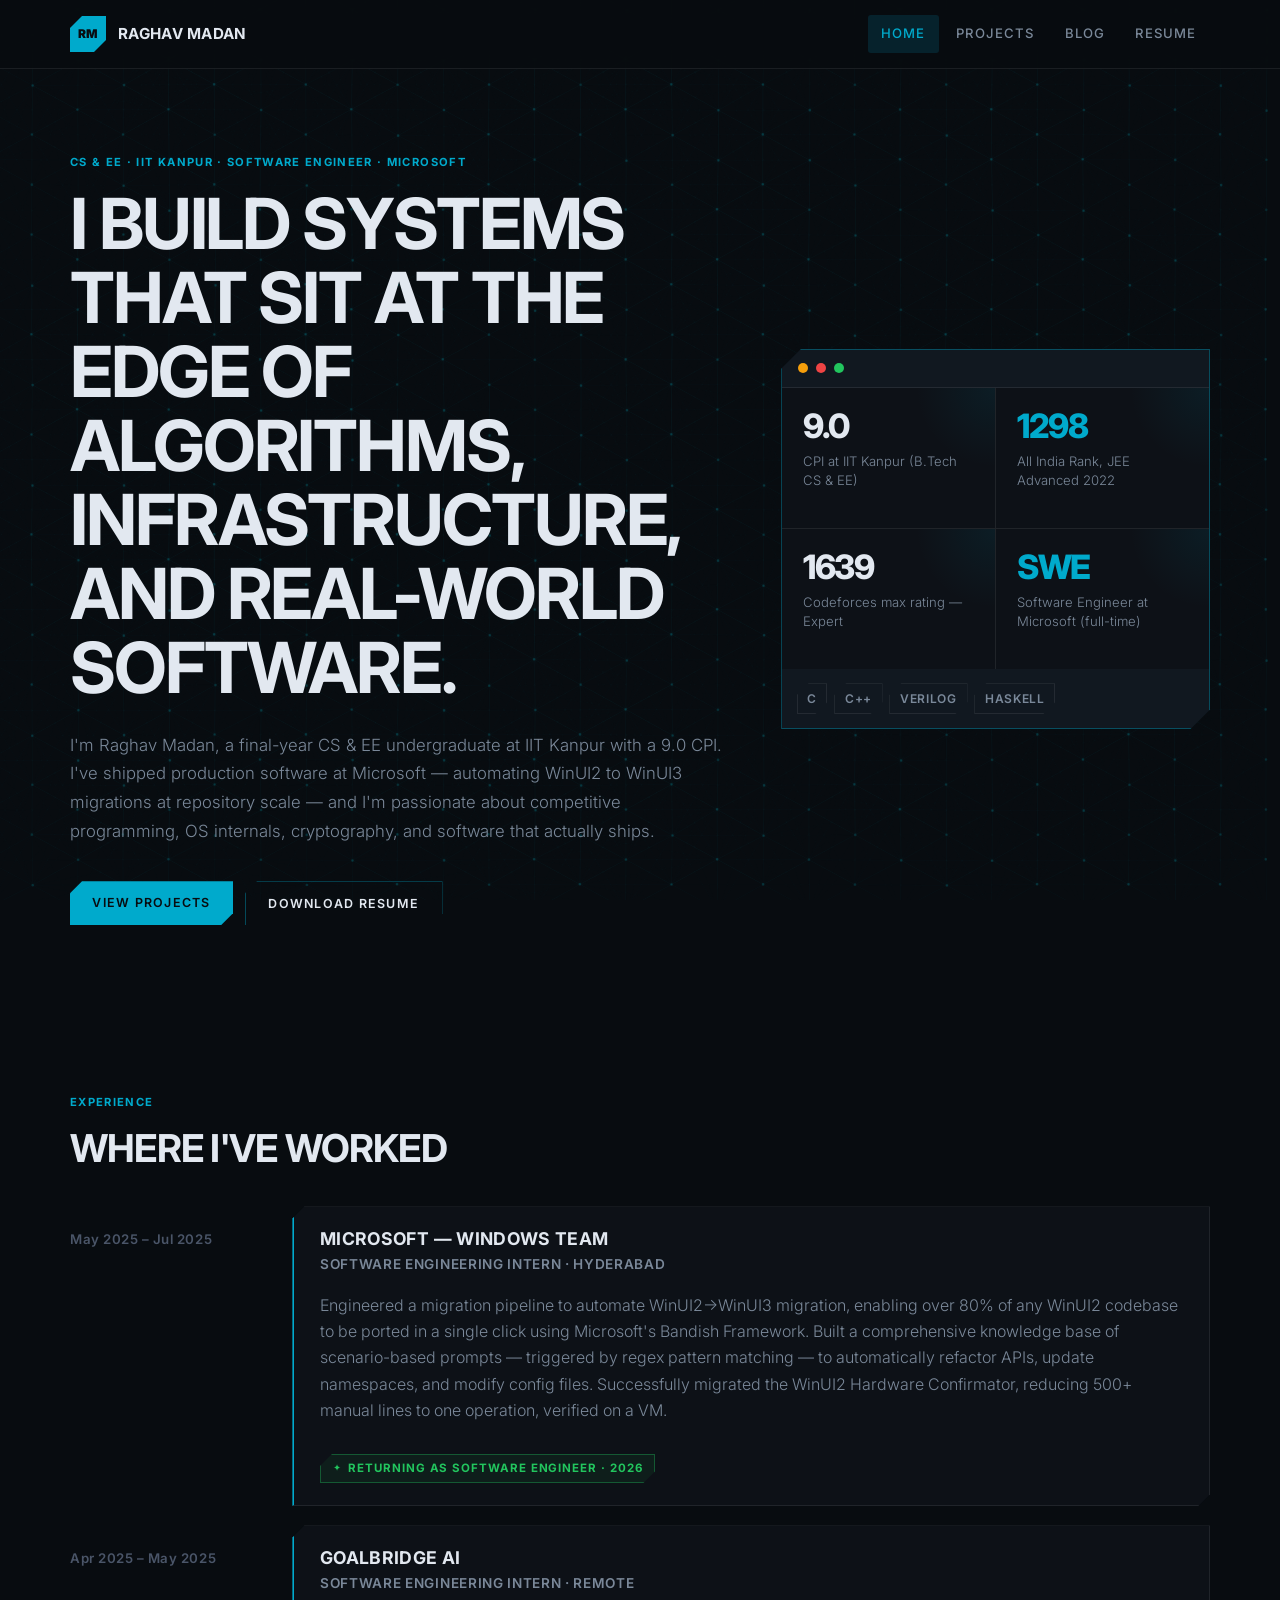
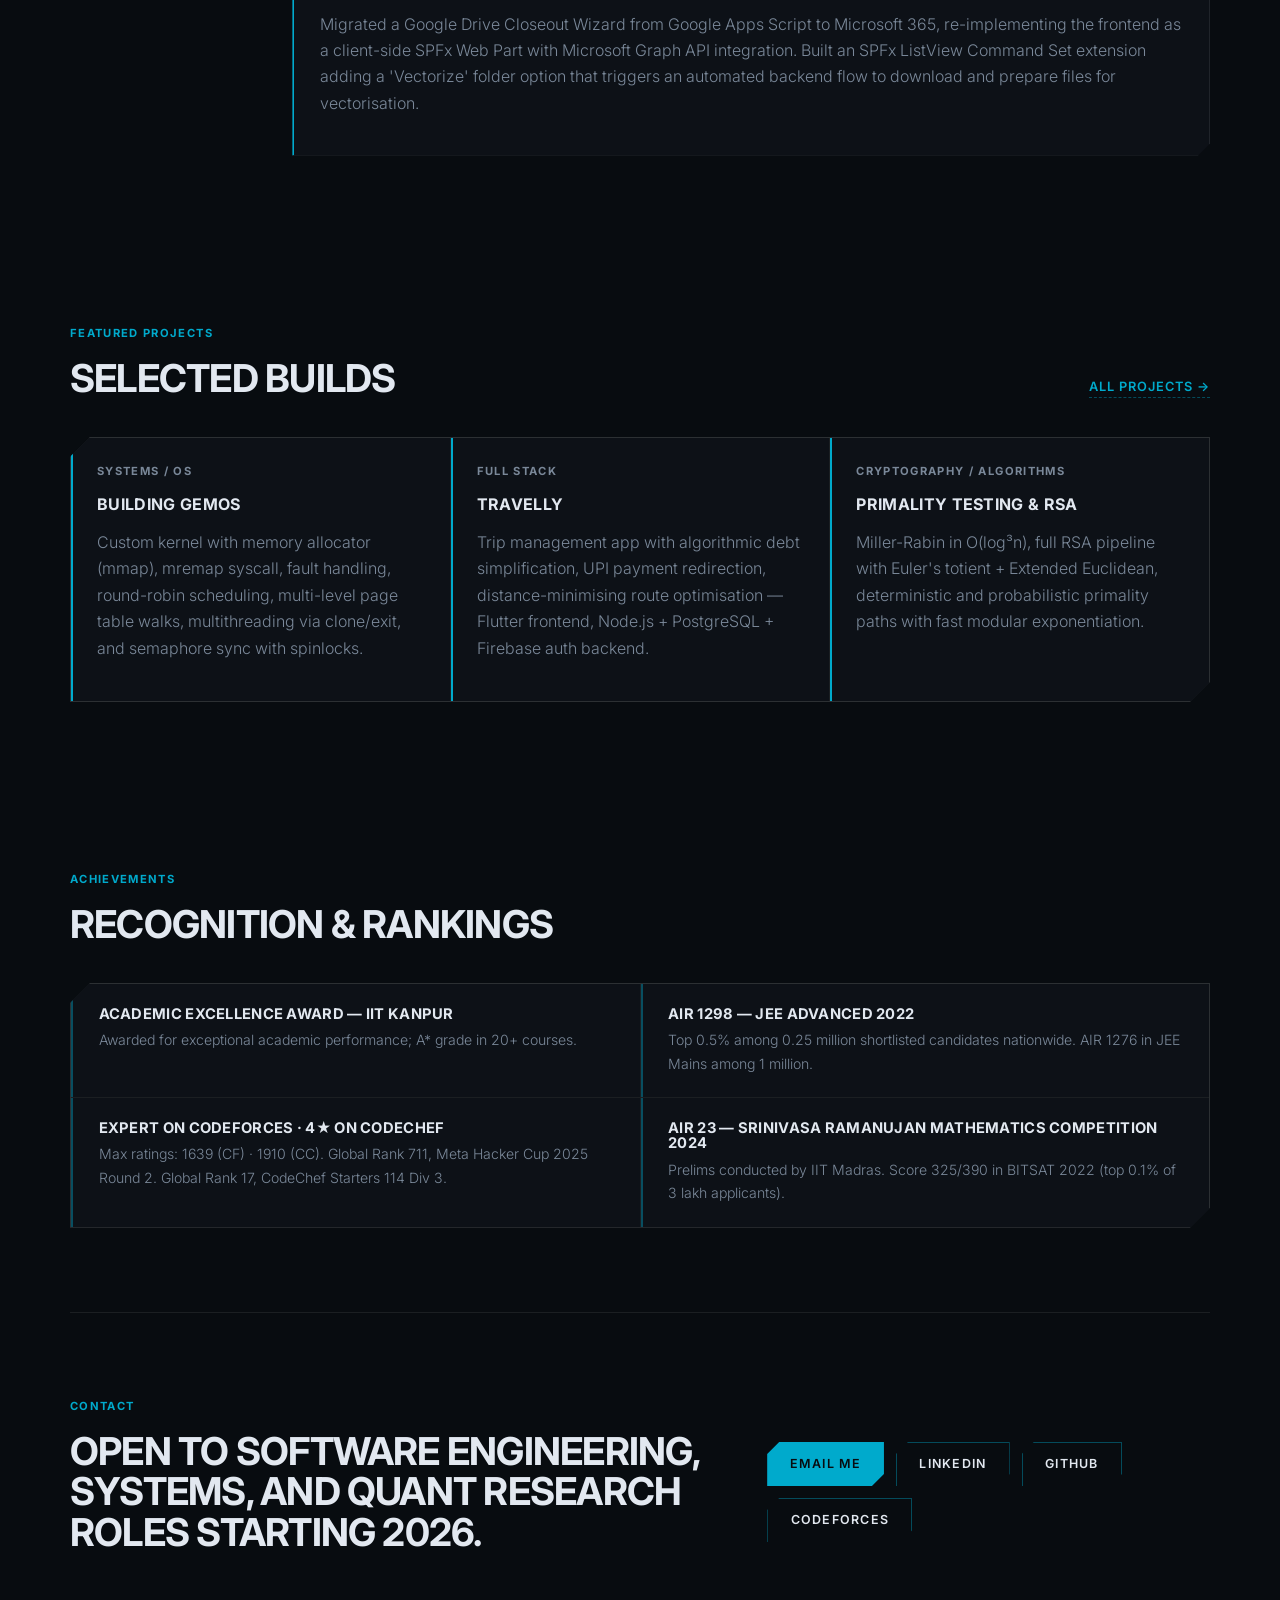
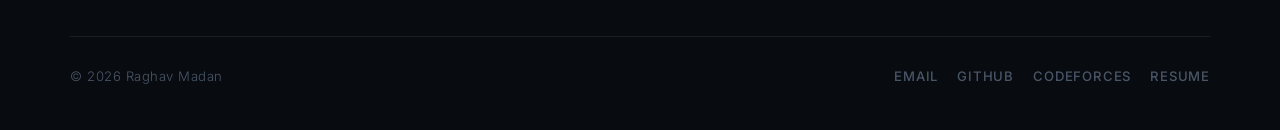
<file: index.html>
<!doctype html>
<html lang="en">
<head>
  <meta charset="utf-8">
  <meta name="viewport" content="width=device-width, initial-scale=1">
  <meta name="description" content="Raghav Madan — CS & EE undergrad at IIT Kanpur, Software Engineer at Microsoft. Systems, algorithms, and software that ships.">
  <title>Raghav Madan | Software Engineer</title>
  <link rel="canonical" href="https://raghavmadan1034.github.io/">

  <meta property="og:type" content="website">
  <meta property="og:site_name" content="Raghav Madan">
  <meta property="og:url" content="https://raghavmadan1034.github.io/">
  <meta property="og:title" content="Raghav Madan | Software Engineer">
  <meta property="og:description" content="Raghav Madan — CS &amp; EE undergrad at IIT Kanpur, Software Engineer at Microsoft. Systems, algorithms, and software that ships.">
  <meta property="og:image" content="https://raghavmadan1034.github.io/assets/og/og-home.png">
  <meta property="og:image:width" content="1200">
  <meta property="og:image:height" content="630">
  <meta name="twitter:card" content="summary_large_image">
  <meta name="twitter:title" content="Raghav Madan | Software Engineer">
  <meta name="twitter:description" content="Raghav Madan — CS &amp; EE undergrad at IIT Kanpur, Software Engineer at Microsoft.">
  <meta name="twitter:image" content="https://raghavmadan1034.github.io/assets/og/og-home.png">

  <script type="application/ld+json">
  {
    "@context": "https://schema.org",
    "@type": "Person",
    "name": "Raghav Madan",
    "url": "https://raghavmadan1034.github.io/",
    "image": "https://raghavmadan1034.github.io/assets/og/og-home.png",
    "jobTitle": "Software Engineer",
    "worksFor": { "@type": "Organization", "name": "Microsoft" },
    "alumniOf": { "@type": "CollegeOrUniversity", "name": "Indian Institute of Technology Kanpur" },
    "knowsAbout": ["Software Engineering", "Operating Systems", "Algorithms", "Competitive Programming", "Cryptography", "Machine Learning"],
    "sameAs": ["https://github.com/raghavmadan1034"]
  }
  </script>
  <link rel="icon" href="assets/favicon.svg" type="image/svg+xml">
  <link rel="preconnect" href="https://fonts.googleapis.com">
  <link rel="preconnect" href="https://fonts.gstatic.com" crossorigin>
  <link href="https://fonts.googleapis.com/css2?family=Inter:wght@400;500;600;700;800;900&display=swap" rel="stylesheet">
  <link rel="stylesheet" href="assets/styles.css?v=20260807b">
</head>
<body>
  <a class="skip-link" href="#main">Skip to content</a>

  <header class="site-header">
    <nav class="nav" aria-label="Primary navigation">
      <a class="brand" href="index.html" aria-label="Raghav Madan home">
        <span class="brand-mark">RM</span>
        <span>Raghav Madan</span>
      </a>
      <button class="nav-toggle" type="button" aria-expanded="false" aria-controls="nav-links">
        <span class="sr-only">Menu</span>
        <span></span><span></span><span></span>
      </button>
      <div class="nav-links" id="nav-links">
        <a href="index.html">Home</a>
        <a href="projects.html">Projects</a>
        <a href="blog.html">Blog</a>
        <a href="assets/resume/Raghav_Madan_Resume.pdf">Resume</a>
      </div>
    </nav>
  </header>

  <main id="main">

    <!-- Hero -->
    <section class="hero section">
      <div class="hero-copy">
        <p class="eyebrow">CS &amp; EE · IIT Kanpur · Software Engineer · Microsoft</p>
        <h1>I build systems that sit at the edge of algorithms, infrastructure, and real-world software.</h1>
        <p class="hero-text">
          I'm Raghav Madan, a final-year CS &amp; EE undergraduate at IIT Kanpur with a 9.0 CPI. I've shipped
          production software at Microsoft — automating WinUI2 to WinUI3 migrations at repository scale — and
          I'm passionate about competitive programming, OS internals, cryptography, and software that actually ships.
        </p>
        <div class="hero-actions" aria-label="Primary actions">
          <a class="button button-primary" href="projects.html">View projects</a>
          <a class="button button-secondary" href="assets/resume/Raghav_Madan_Resume.pdf">Download resume</a>
        </div>
      </div>

      <aside class="signal-panel" aria-label="Profile highlights">
        <div class="panel-bar"><span></span><span></span><span></span></div>
        <div class="signal-grid">
          <div>
            <span class="metric">9.0</span>
            <span class="label">CPI at IIT Kanpur (B.Tech CS &amp; EE)</span>
          </div>
          <div>
            <span class="metric metric-accent">1298</span>
            <span class="label">All India Rank, JEE Advanced 2022</span>
          </div>
          <div>
            <span class="metric">1639</span>
            <span class="label">Codeforces max rating — Expert</span>
          </div>
          <div>
            <span class="metric metric-accent">SWE</span>
            <span class="label">Software Engineer at Microsoft (full-time)</span>
          </div>
        </div>
        <div class="stack-line">
          <span>C</span><span>C++</span><span>Verilog</span><span>Haskell</span>
        </div>
      </aside>
    </section>

    <!-- Experience -->
    <section class="section" id="experience">
      <div class="section-heading">
        <p class="section-kicker">Experience</p>
        <h2>Where I've worked</h2>
      </div>
      <div class="timeline">

        <article class="timeline-item">
          <div class="timeline-date">May 2025 – Jul 2025</div>
          <div class="timeline-card">
            <h3>Microsoft — Windows Team</h3>
            <p class="role">Software Engineering Intern · Hyderabad</p>
            <p>
              Engineered a migration pipeline to automate WinUI2→WinUI3 migration, enabling over 80% of any
              WinUI2 codebase to be ported in a single click using Microsoft's Bandish Framework. Built a
              comprehensive knowledge base of scenario-based prompts — triggered by regex pattern matching —
              to automatically refactor APIs, update namespaces, and modify config files. Successfully migrated
              the WinUI2 Hardware Confirmator, reducing 500+ manual lines to one operation, verified on a VM.
            </p>
            <span class="ppo-badge">Returning as Software Engineer · 2026</span>
          </div>
        </article>

        <article class="timeline-item">
          <div class="timeline-date">Apr 2025 – May 2025</div>
          <div class="timeline-card">
            <h3>GoalBridge AI</h3>
            <p class="role">Software Engineering Intern · Remote</p>
            <p>
              Migrated a Google Drive Closeout Wizard from Google Apps Script to Microsoft 365, re-implementing
              the frontend as a client-side SPFx Web Part with Microsoft Graph API integration. Built an SPFx
              ListView Command Set extension adding a 'Vectorize' folder option that triggers an automated
              backend flow to download and prepare files for vectorisation.
            </p>
          </div>
        </article>

      </div>
    </section>

    <!-- Featured Projects -->
    <section class="section" id="featured">
      <div class="section-heading row-heading">
        <div>
          <p class="section-kicker">Featured projects</p>
          <h2>Selected builds</h2>
        </div>
        <a class="text-link" href="projects.html">All projects →</a>
      </div>
      <div class="card-grid">
        <article class="project-card">
          <p class="tag">Systems / OS</p>
          <h3>Building GemOS</h3>
          <p>Custom kernel with memory allocator (mmap), mremap syscall, fault handling, round-robin scheduling,
          multi-level page table walks, multithreading via clone/exit, and semaphore sync with spinlocks.</p>
        </article>
        <article class="project-card">
          <p class="tag">Full Stack</p>
          <h3>Travelly</h3>
          <p>Trip management app with algorithmic debt simplification, UPI payment redirection, distance-minimising
          route optimisation — Flutter frontend, Node.js + PostgreSQL + Firebase auth backend.</p>
        </article>
        <article class="project-card">
          <p class="tag">Cryptography / Algorithms</p>
          <h3>Primality Testing &amp; RSA</h3>
          <p>Miller-Rabin in O(log³n), full RSA pipeline with Euler's totient + Extended Euclidean, deterministic
          and probabilistic primality paths with fast modular exponentiation.</p>
        </article>
      </div>
    </section>

    <!-- Achievements -->
    <section class="section" id="achievements">
      <div class="section-heading">
        <p class="section-kicker">Achievements</p>
        <h2>Recognition &amp; rankings</h2>
      </div>
      <div class="achievements-grid">
        <div class="achievement-card">
          <h3>Academic Excellence Award — IIT Kanpur</h3>
          <p>Awarded for exceptional academic performance; A* grade in 20+ courses.</p>
        </div>
        <div class="achievement-card">
          <h3>AIR 1298 — JEE Advanced 2022</h3>
          <p>Top 0.5% among 0.25 million shortlisted candidates nationwide. AIR 1276 in JEE Mains among 1 million.</p>
        </div>
        <div class="achievement-card">
          <h3>Expert on Codeforces · 4★ on CodeChef</h3>
          <p>Max ratings: 1639 (CF) · 1910 (CC). Global Rank 711, Meta Hacker Cup 2025 Round 2. Global Rank 17, CodeChef Starters 114 Div 3.</p>
        </div>
        <div class="achievement-card">
          <h3>AIR 23 — Srinivasa Ramanujan Mathematics Competition 2024</h3>
          <p>Prelims conducted by IIT Madras. Score 325/390 in BITSAT 2022 (top 0.1% of 3 lakh applicants).</p>
        </div>
      </div>
    </section>

    <!-- Contact -->
    <section class="section contact-band" id="contact">
      <div>
        <p class="section-kicker">Contact</p>
        <h2>Open to software engineering, systems, and quant research roles starting 2026.</h2>
      </div>
      <div class="contact-actions">
        <a class="button button-primary" href="mailto:raghav.madan1034@gmail.com">Email me</a>
        <a class="button button-secondary" href="https://www.linkedin.com/in/raghavmadan1034" target="_blank" rel="noopener">LinkedIn</a>
        <a class="button button-secondary" href="https://github.com/raghavmadan1034" target="_blank" rel="noopener">GitHub</a>
        <a class="button button-secondary" href="https://codeforces.com/profile/raghavmadan1034" target="_blank" rel="noopener">Codeforces</a>
      </div>
    </section>

  </main>

  <footer class="footer">
    <p>© <span id="year"></span> Raghav Madan</p>
    <div>
      <a href="mailto:raghav.madan1034@gmail.com">Email</a>
      <a href="https://github.com/raghavmadan1034" target="_blank" rel="noopener">GitHub</a>
      <a href="https://codeforces.com/profile/raghavmadan1034" target="_blank" rel="noopener">Codeforces</a>
      <a href="assets/resume/Raghav_Madan_Resume.pdf">Resume</a>
    </div>
  </footer>

  <script src="assets/main.js?v=20260807b"></script>
</body>
</html>
</file>
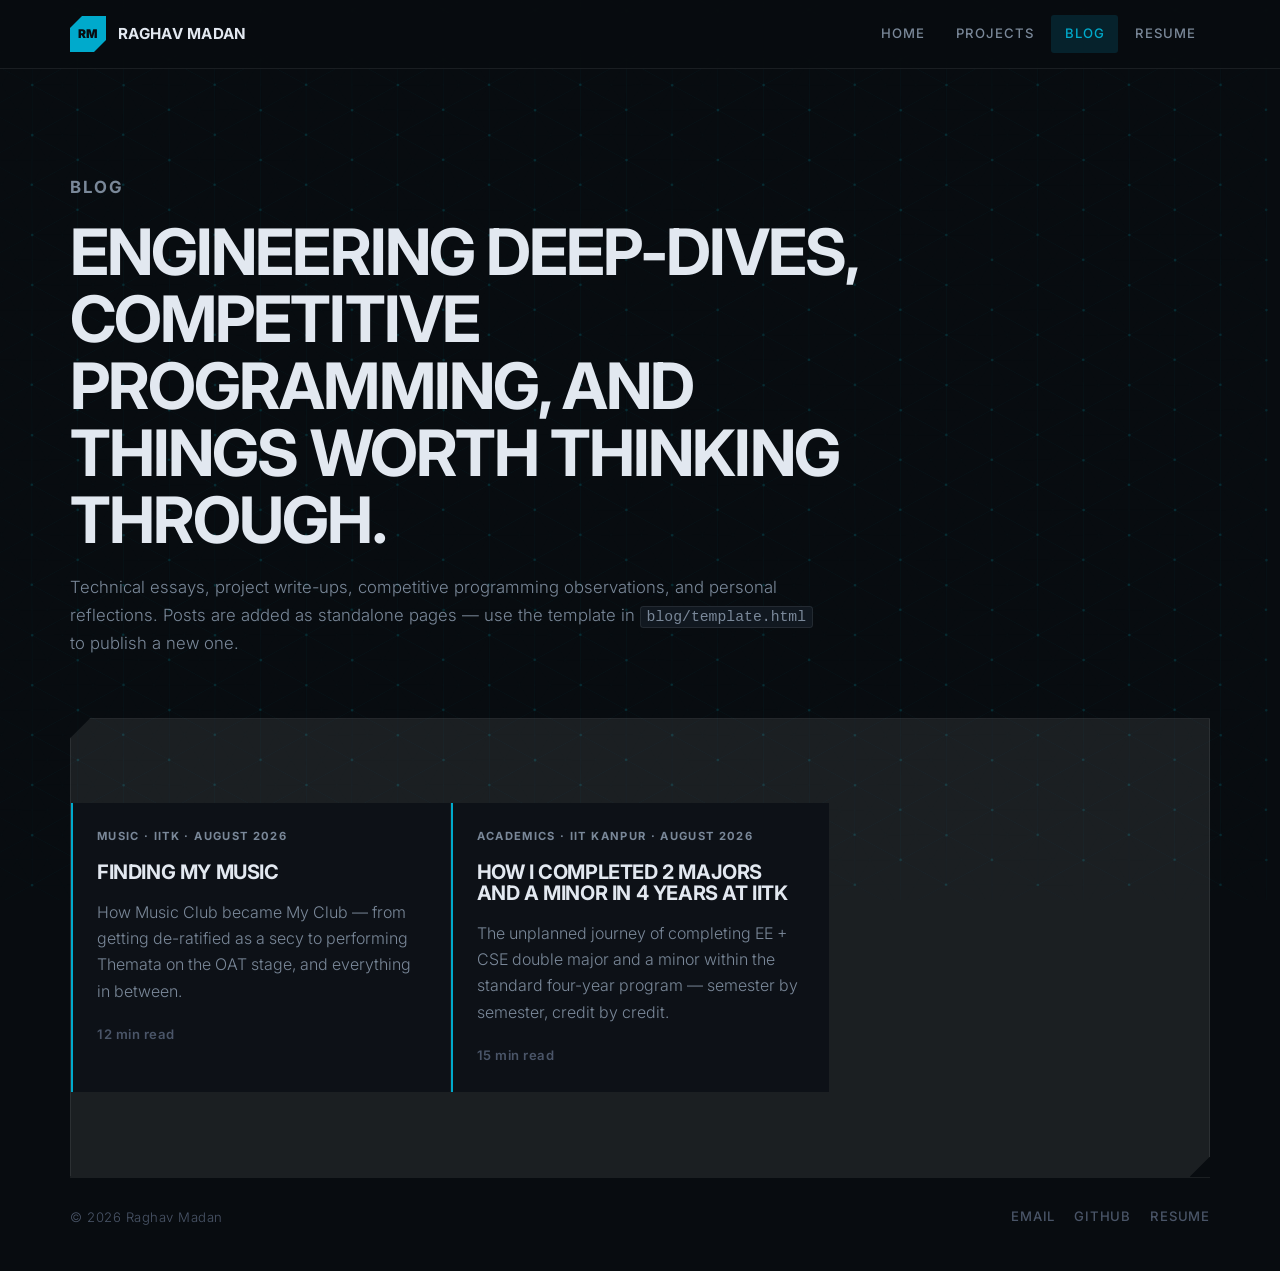
<file: blog.html>
<!doctype html>
<html lang="en">
<head>
  <meta charset="utf-8">
  <meta name="viewport" content="width=device-width, initial-scale=1">
  <meta name="description" content="Writing by Raghav Madan — engineering deep-dives, competitive programming, and reflections on building software.">
  <title>Blog | Raghav Madan</title>
  <link rel="canonical" href="https://raghavmadan1034.github.io/blog.html">

  <meta property="og:type" content="website">
  <meta property="og:site_name" content="Raghav Madan">
  <meta property="og:url" content="https://raghavmadan1034.github.io/blog.html">
  <meta property="og:title" content="Blog | Raghav Madan">
  <meta property="og:description" content="Writing by Raghav Madan — engineering deep-dives, competitive programming, and reflections on building software.">
  <meta property="og:image" content="https://raghavmadan1034.github.io/assets/og/og-blog.png">
  <meta property="og:image:width" content="1200">
  <meta property="og:image:height" content="630">
  <meta name="twitter:card" content="summary_large_image">
  <meta name="twitter:title" content="Blog | Raghav Madan">
  <meta name="twitter:description" content="Engineering deep-dives, competitive programming, and reflections on building software.">
  <meta name="twitter:image" content="https://raghavmadan1034.github.io/assets/og/og-blog.png">
  <link rel="icon" href="assets/favicon.svg" type="image/svg+xml">
  <link rel="preconnect" href="https://fonts.googleapis.com">
  <link rel="preconnect" href="https://fonts.gstatic.com" crossorigin>
  <link href="https://fonts.googleapis.com/css2?family=Inter:wght@400;500;600;700;800;900&display=swap" rel="stylesheet">
  <link rel="stylesheet" href="assets/styles.css?v=20260807b">
</head>
<body>
  <header class="site-header">
    <nav class="nav" aria-label="Primary navigation">
      <a class="brand" href="index.html">
        <span class="brand-mark">RM</span>
        <span>Raghav Madan</span>
      </a>
      <button class="nav-toggle" type="button" aria-expanded="false" aria-controls="nav-links">
        <span class="sr-only">Menu</span><span></span><span></span><span></span>
      </button>
      <div class="nav-links" id="nav-links">
        <a href="index.html">Home</a>
        <a href="projects.html">Projects</a>
        <a href="blog.html">Blog</a>
        <a href="assets/resume/Raghav_Madan_Resume.pdf">Resume</a>
      </div>
    </nav>
  </header>

  <main>
    <section class="page-hero section">
      <p class="eyebrow">Blog</p>
      <h1>Engineering deep-dives, competitive programming, and things worth thinking through.</h1>
      <p>
        Technical essays, project write-ups, competitive programming observations, and personal reflections.
        Posts are added as standalone pages — use the template in <code>blog/template.html</code> to publish
        a new one.
      </p>
    </section>

    <section class="section blog-grid">

      <!-- ── ADD NEW POSTS ABOVE THIS LINE ──────────────────────
           Copy the block below, fill in details, and paste here.

      <article class="post-card">
        <p class="tag">Category · Month Year</p>
        <h2><a href="blog/your-post-slug.html">Your Post Title</a></h2>
        <p>One or two sentence summary of the post.</p>
        <span class="post-meta">X min read</span>
      </article>

      ───────────────────────────────────────────────────────── -->

      <article class="post-card">
        <p class="tag">Music · IITK · August 2026</p>
        <h2><a href="blog/finding-my-music.html">Finding My Music</a></h2>
        <p>How Music Club became My Club — from getting de-ratified as a secy to performing Themata on the OAT stage, and everything in between.</p>
        <span class="post-meta">12 min read</span>
      </article>

      <article class="post-card">
        <p class="tag">Academics · IIT Kanpur · August 2026</p>
        <h2><a href="blog/two-majors-one-minor.html">How I Completed 2 Majors and a Minor in 4 Years at IITK</a></h2>
        <p>The unplanned journey of completing EE + CSE double major and a minor within the standard four-year program — semester by semester, credit by credit.</p>
        <span class="post-meta">15 min read</span>
      </article>

    </section>
  </main>

  <footer class="footer">
    <p>© <span id="year"></span> Raghav Madan</p>
    <div>
      <a href="mailto:raghav.madan1034@gmail.com">Email</a>
      <a href="https://github.com/raghavmadan1034" target="_blank" rel="noopener">GitHub</a>
      <a href="assets/resume/Raghav_Madan_Resume.pdf">Resume</a>
    </div>
  </footer>

  <script src="assets/main.js?v=20260807b"></script>
</body>
</html>
</file>
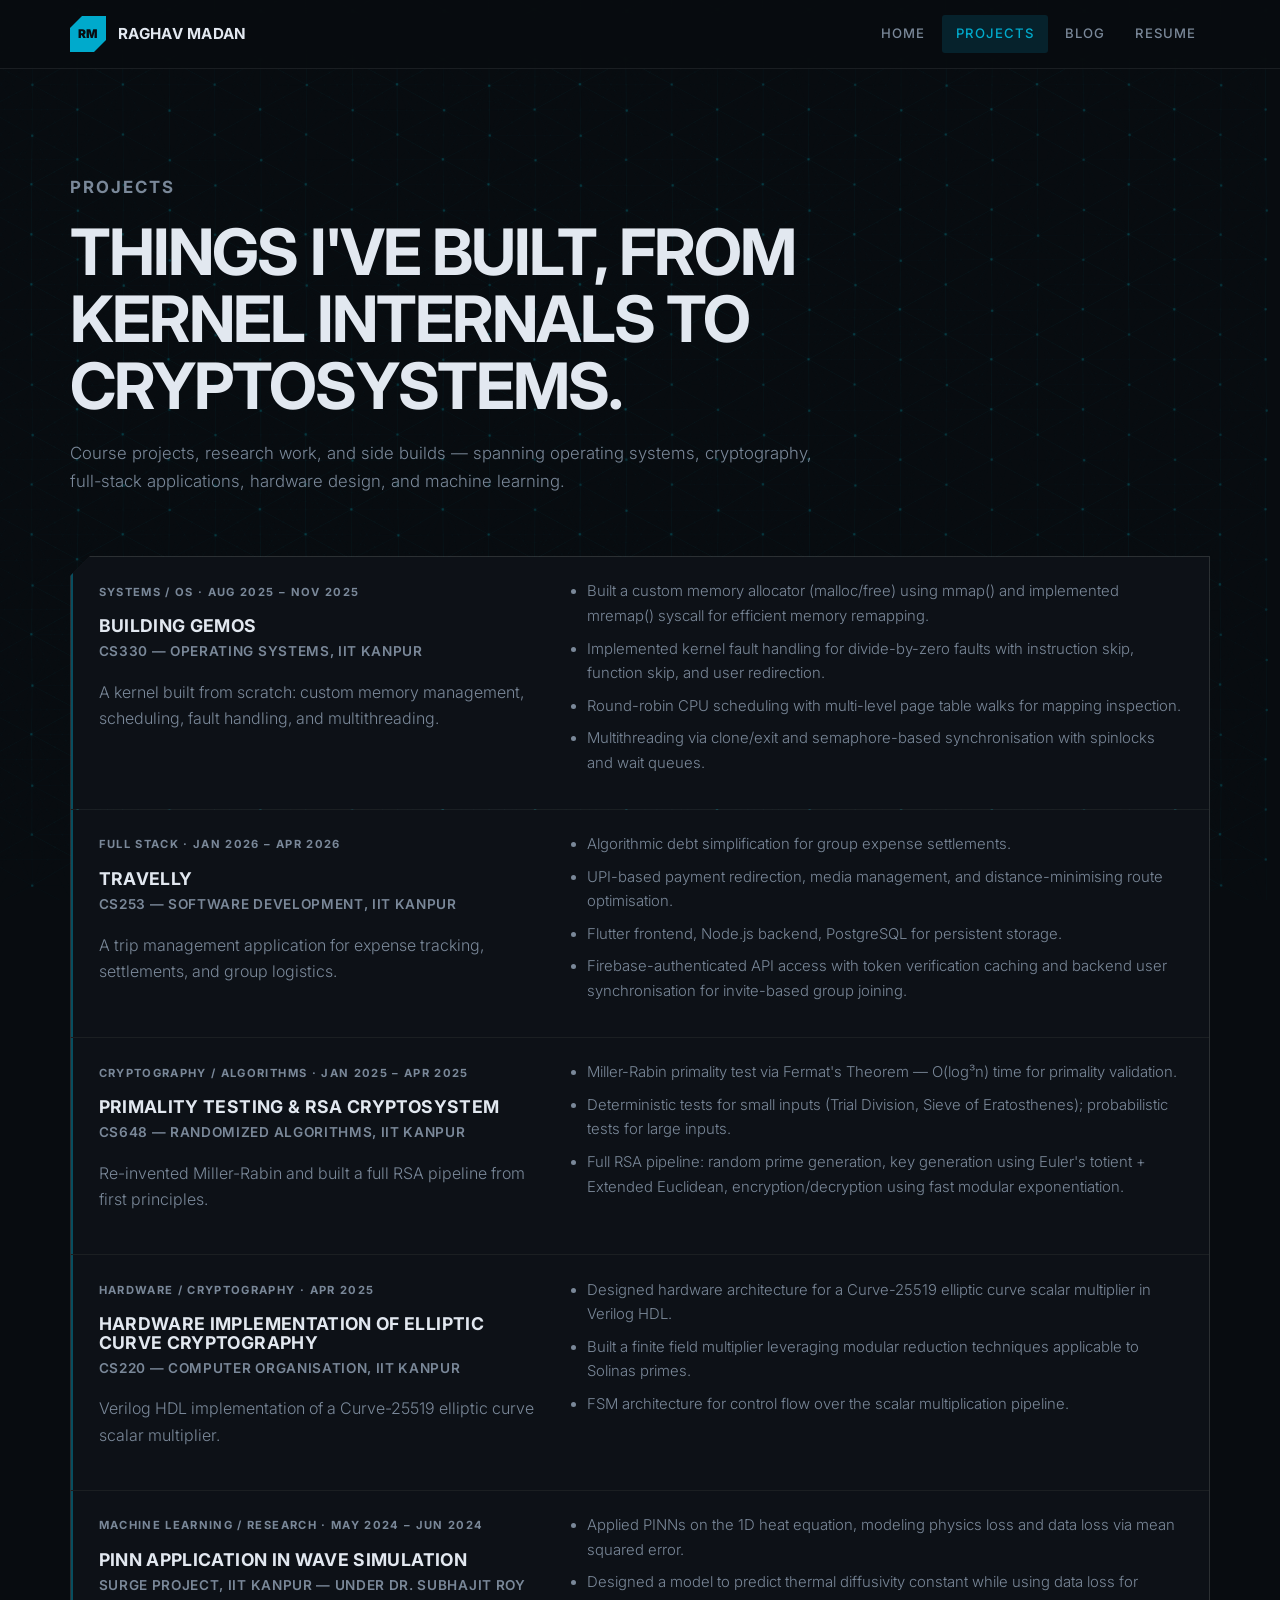
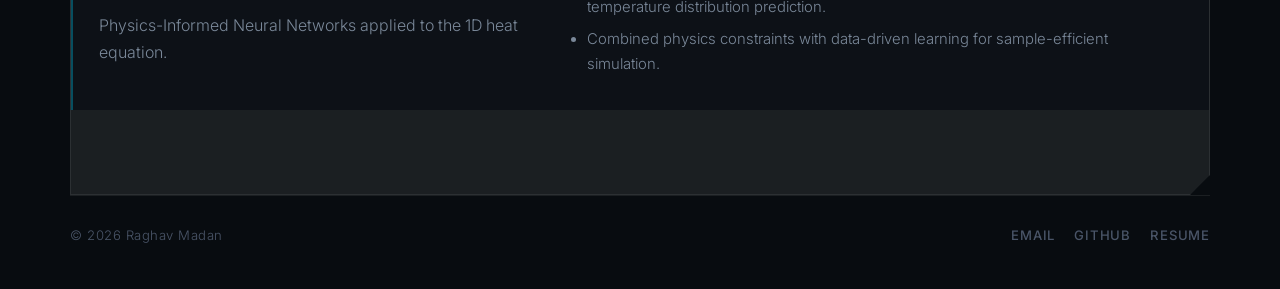
<file: projects.html>
<!doctype html>
<html lang="en">
<head>
  <meta charset="utf-8">
  <meta name="viewport" content="width=device-width, initial-scale=1">
  <meta name="description" content="Projects by Raghav Madan — OS kernels, cryptography, full-stack apps, hardware design, and ML research.">
  <title>Projects | Raghav Madan</title>
  <link rel="canonical" href="https://raghavmadan1034.github.io/projects.html">

  <meta property="og:type" content="website">
  <meta property="og:site_name" content="Raghav Madan">
  <meta property="og:url" content="https://raghavmadan1034.github.io/projects.html">
  <meta property="og:title" content="Projects | Raghav Madan">
  <meta property="og:description" content="Projects by Raghav Madan — OS kernels, cryptography, full-stack apps, hardware design, and ML research.">
  <meta property="og:image" content="https://raghavmadan1034.github.io/assets/og/og-projects.png">
  <meta property="og:image:width" content="1200">
  <meta property="og:image:height" content="630">
  <meta name="twitter:card" content="summary_large_image">
  <meta name="twitter:title" content="Projects | Raghav Madan">
  <meta name="twitter:description" content="OS kernels, cryptography, full-stack apps, hardware design, and ML research.">
  <meta name="twitter:image" content="https://raghavmadan1034.github.io/assets/og/og-projects.png">
  <link rel="icon" href="assets/favicon.svg" type="image/svg+xml">
  <link rel="preconnect" href="https://fonts.googleapis.com">
  <link rel="preconnect" href="https://fonts.gstatic.com" crossorigin>
  <link href="https://fonts.googleapis.com/css2?family=Inter:wght@400;500;600;700;800;900&display=swap" rel="stylesheet">
  <link rel="stylesheet" href="assets/styles.css?v=20260807b">
</head>
<body>
  <header class="site-header">
    <nav class="nav" aria-label="Primary navigation">
      <a class="brand" href="index.html">
        <span class="brand-mark">RM</span>
        <span>Raghav Madan</span>
      </a>
      <button class="nav-toggle" type="button" aria-expanded="false" aria-controls="nav-links">
        <span class="sr-only">Menu</span><span></span><span></span><span></span>
      </button>
      <div class="nav-links" id="nav-links">
        <a href="index.html">Home</a>
        <a href="projects.html">Projects</a>
        <a href="blog.html">Blog</a>
        <a href="assets/resume/Raghav_Madan_Resume.pdf">Resume</a>
      </div>
    </nav>
  </header>

  <main>
    <section class="page-hero section">
      <p class="eyebrow">Projects</p>
      <h1>Things I've built, from kernel internals to cryptosystems.</h1>
      <p>
        Course projects, research work, and side builds — spanning operating systems, cryptography,
        full-stack applications, hardware design, and machine learning.
      </p>
    </section>

    <section class="section project-list">

      <article class="project-detail">
        <div>
          <p class="tag">Systems / OS · Aug 2025 – Nov 2025</p>
          <h3>Building GemOS</h3>
          <p class="role">CS330 — Operating Systems, IIT Kanpur</p>
          <p>A kernel built from scratch: custom memory management, scheduling, fault handling, and multithreading.</p>
        </div>
        <ul>
          <li>Built a custom memory allocator (malloc/free) using mmap() and implemented mremap() syscall for efficient memory remapping.</li>
          <li>Implemented kernel fault handling for divide-by-zero faults with instruction skip, function skip, and user redirection.</li>
          <li>Round-robin CPU scheduling with multi-level page table walks for mapping inspection.</li>
          <li>Multithreading via clone/exit and semaphore-based synchronisation with spinlocks and wait queues.</li>
        </ul>
      </article>

      <article class="project-detail">
        <div>
          <p class="tag">Full Stack · Jan 2026 – Apr 2026</p>
          <h3>Travelly</h3>
          <p class="role">CS253 — Software Development, IIT Kanpur</p>
          <p>A trip management application for expense tracking, settlements, and group logistics.</p>
        </div>
        <ul>
          <li>Algorithmic debt simplification for group expense settlements.</li>
          <li>UPI-based payment redirection, media management, and distance-minimising route optimisation.</li>
          <li>Flutter frontend, Node.js backend, PostgreSQL for persistent storage.</li>
          <li>Firebase-authenticated API access with token verification caching and backend user synchronisation for invite-based group joining.</li>
        </ul>
      </article>

      <article class="project-detail">
        <div>
          <p class="tag">Cryptography / Algorithms · Jan 2025 – Apr 2025</p>
          <h3>Primality Testing &amp; RSA Cryptosystem</h3>
          <p class="role">CS648 — Randomized Algorithms, IIT Kanpur</p>
          <p>Re-invented Miller-Rabin and built a full RSA pipeline from first principles.</p>
        </div>
        <ul>
          <li>Miller-Rabin primality test via Fermat's Theorem — O(log³n) time for primality validation.</li>
          <li>Deterministic tests for small inputs (Trial Division, Sieve of Eratosthenes); probabilistic tests for large inputs.</li>
          <li>Full RSA pipeline: random prime generation, key generation using Euler's totient + Extended Euclidean, encryption/decryption using fast modular exponentiation.</li>
        </ul>
      </article>

      <article class="project-detail">
        <div>
          <p class="tag">Hardware / Cryptography · Apr 2025</p>
          <h3>Hardware Implementation of Elliptic Curve Cryptography</h3>
          <p class="role">CS220 — Computer Organisation, IIT Kanpur</p>
          <p>Verilog HDL implementation of a Curve-25519 elliptic curve scalar multiplier.</p>
        </div>
        <ul>
          <li>Designed hardware architecture for a Curve-25519 elliptic curve scalar multiplier in Verilog HDL.</li>
          <li>Built a finite field multiplier leveraging modular reduction techniques applicable to Solinas primes.</li>
          <li>FSM architecture for control flow over the scalar multiplication pipeline.</li>
        </ul>
      </article>

      <article class="project-detail">
        <div>
          <p class="tag">Machine Learning / Research · May 2024 – Jun 2024</p>
          <h3>PINN Application in Wave Simulation</h3>
          <p class="role">SURGE Project, IIT Kanpur — under Dr. Subhajit Roy</p>
          <p>Physics-Informed Neural Networks applied to the 1D heat equation.</p>
        </div>
        <ul>
          <li>Applied PINNs on the 1D heat equation, modeling physics loss and data loss via mean squared error.</li>
          <li>Designed a model to predict thermal diffusivity constant while using data loss for temperature distribution prediction.</li>
          <li>Combined physics constraints with data-driven learning for sample-efficient simulation.</li>
        </ul>
      </article>

    </section>
  </main>

  <footer class="footer">
    <p>© <span id="year"></span> Raghav Madan</p>
    <div>
      <a href="mailto:raghav.madan1034@gmail.com">Email</a>
      <a href="https://github.com/raghavmadan1034" target="_blank" rel="noopener">GitHub</a>
      <a href="assets/resume/Raghav_Madan_Resume.pdf">Resume</a>
    </div>
  </footer>

  <script src="assets/main.js?v=20260807b"></script>
</body>
</html>
</file>
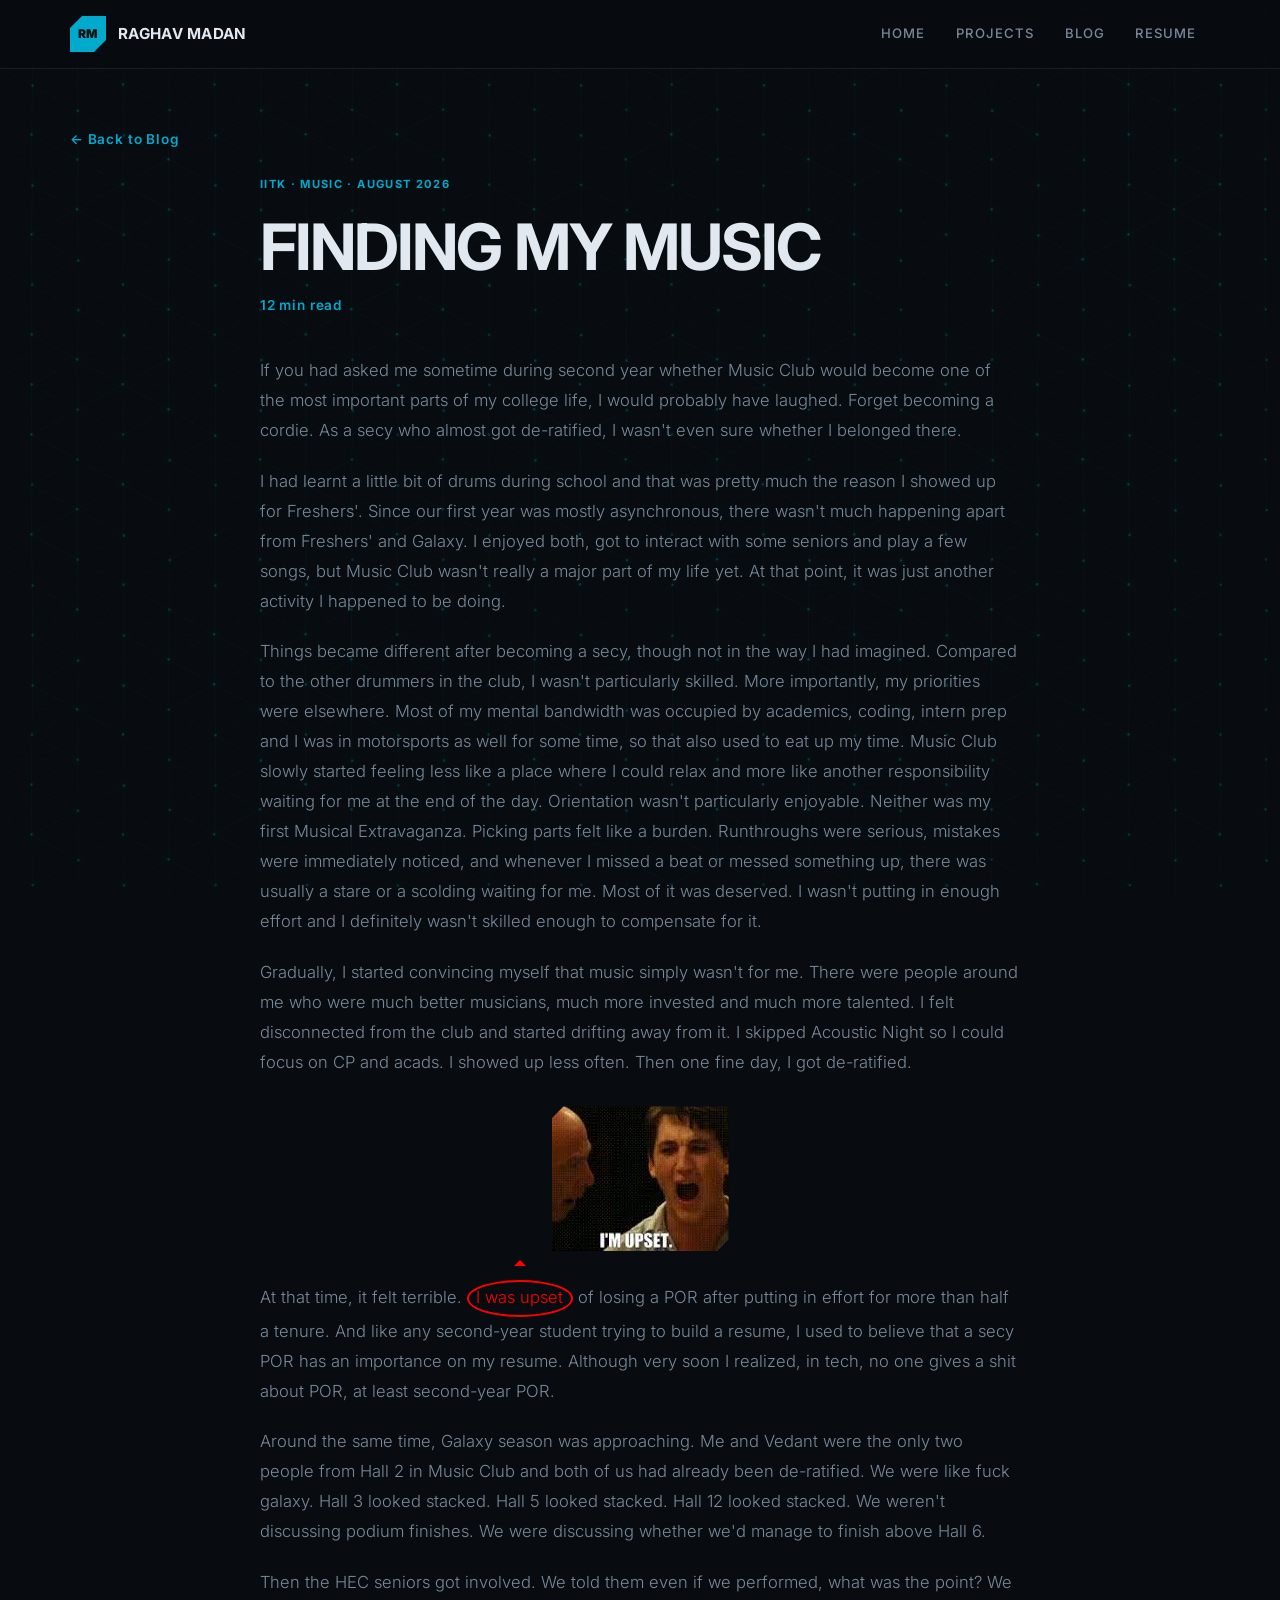
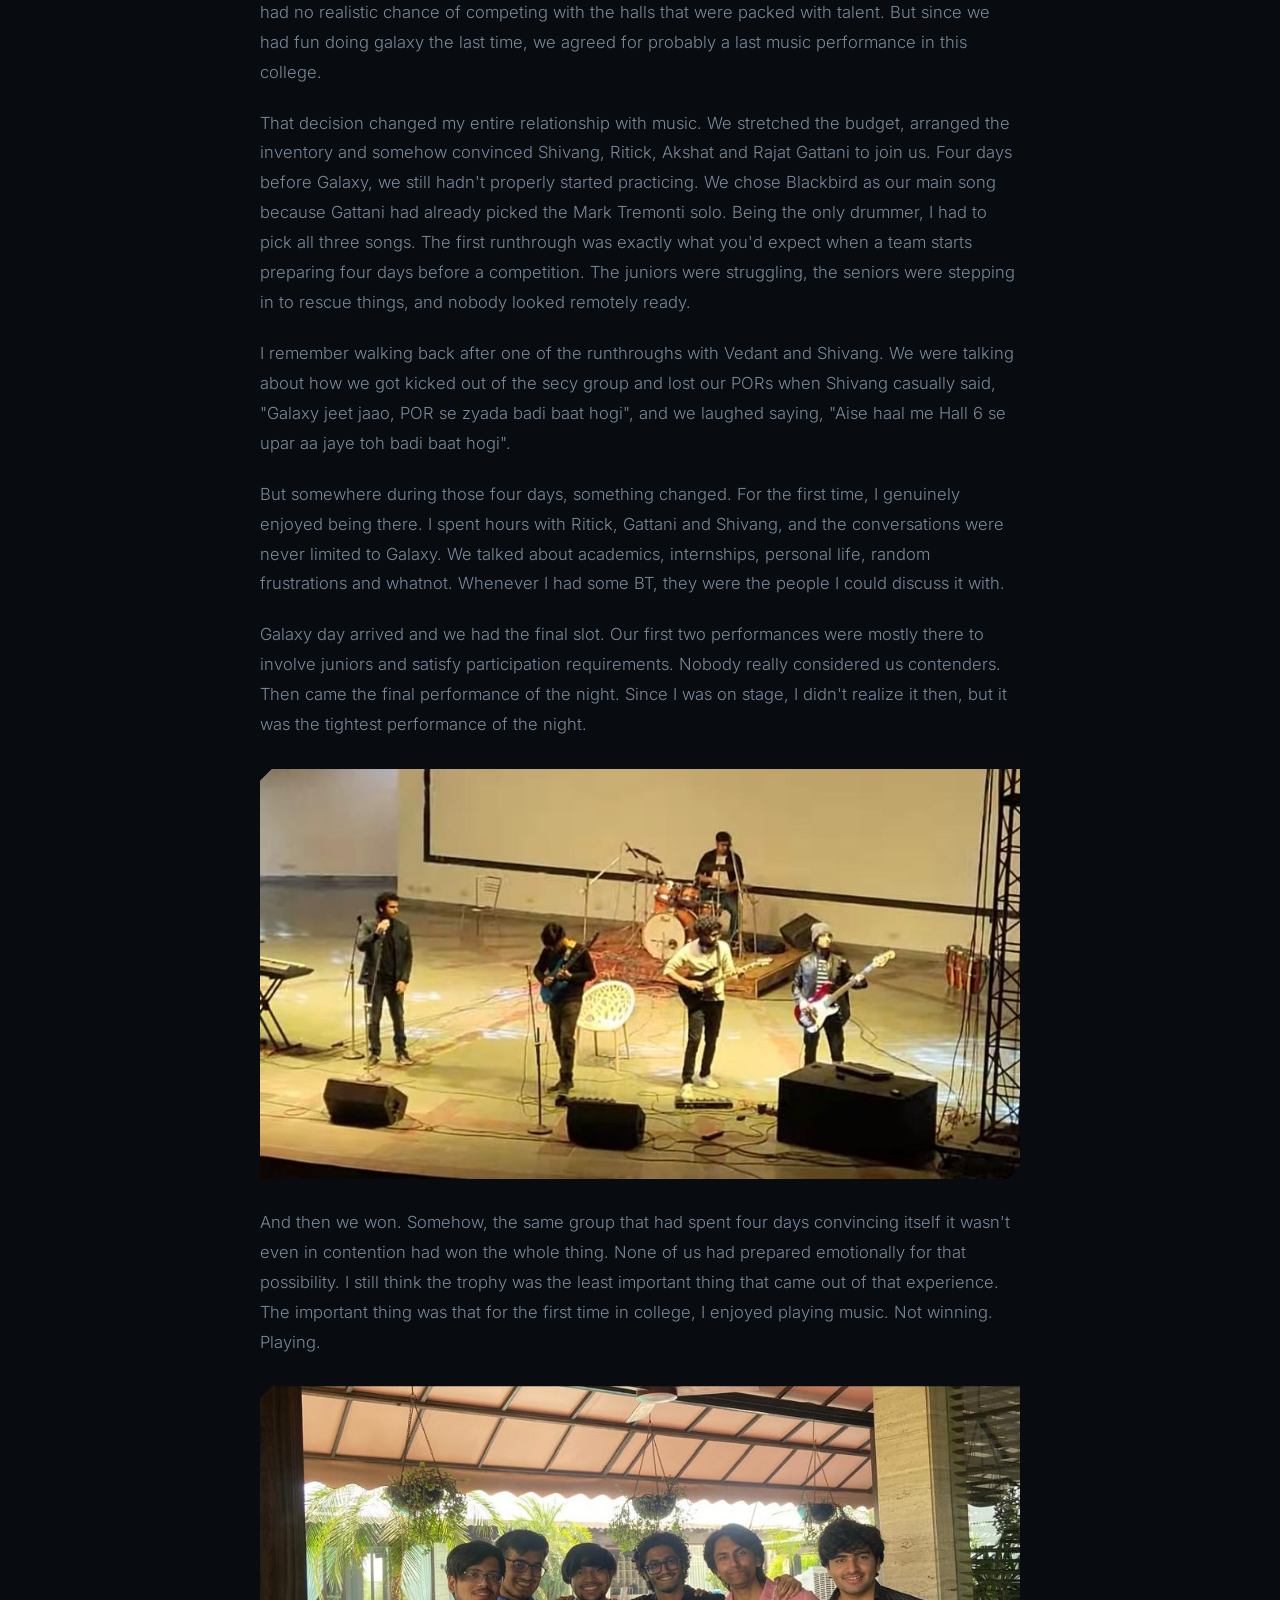
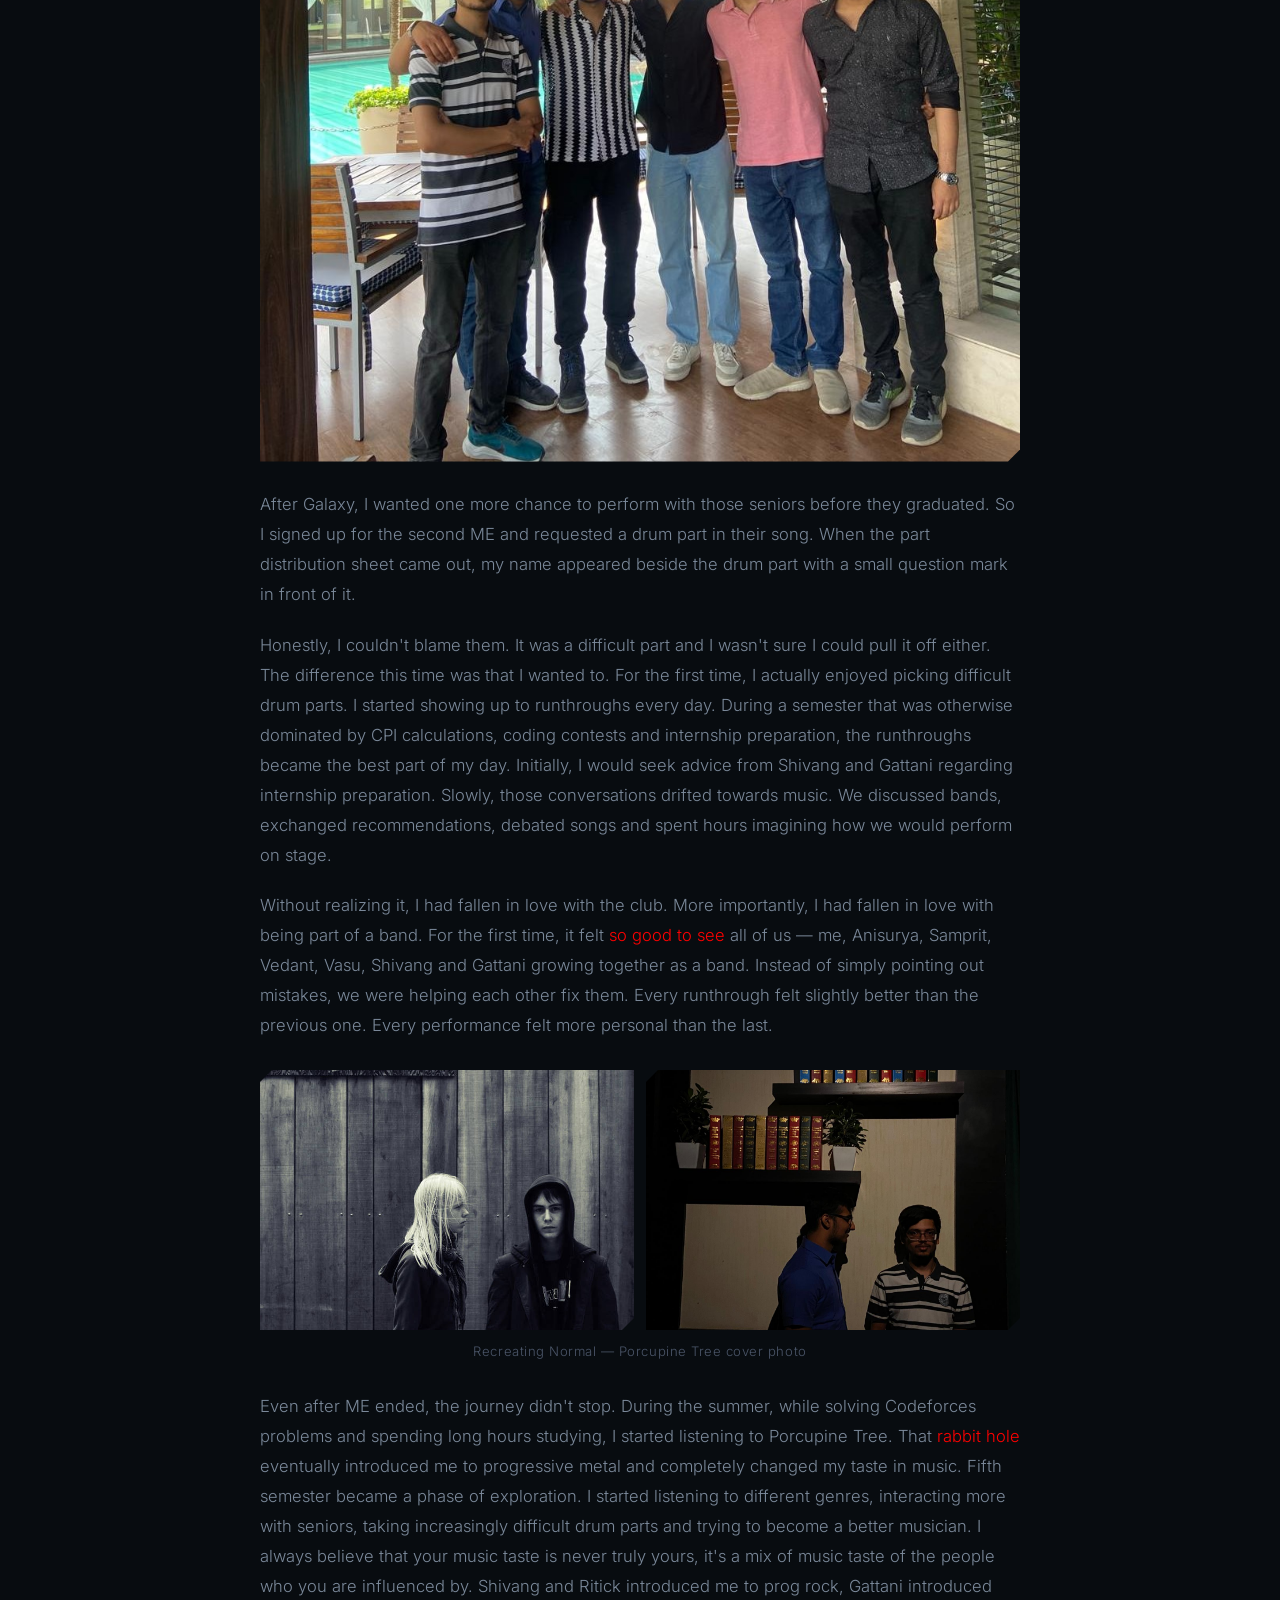
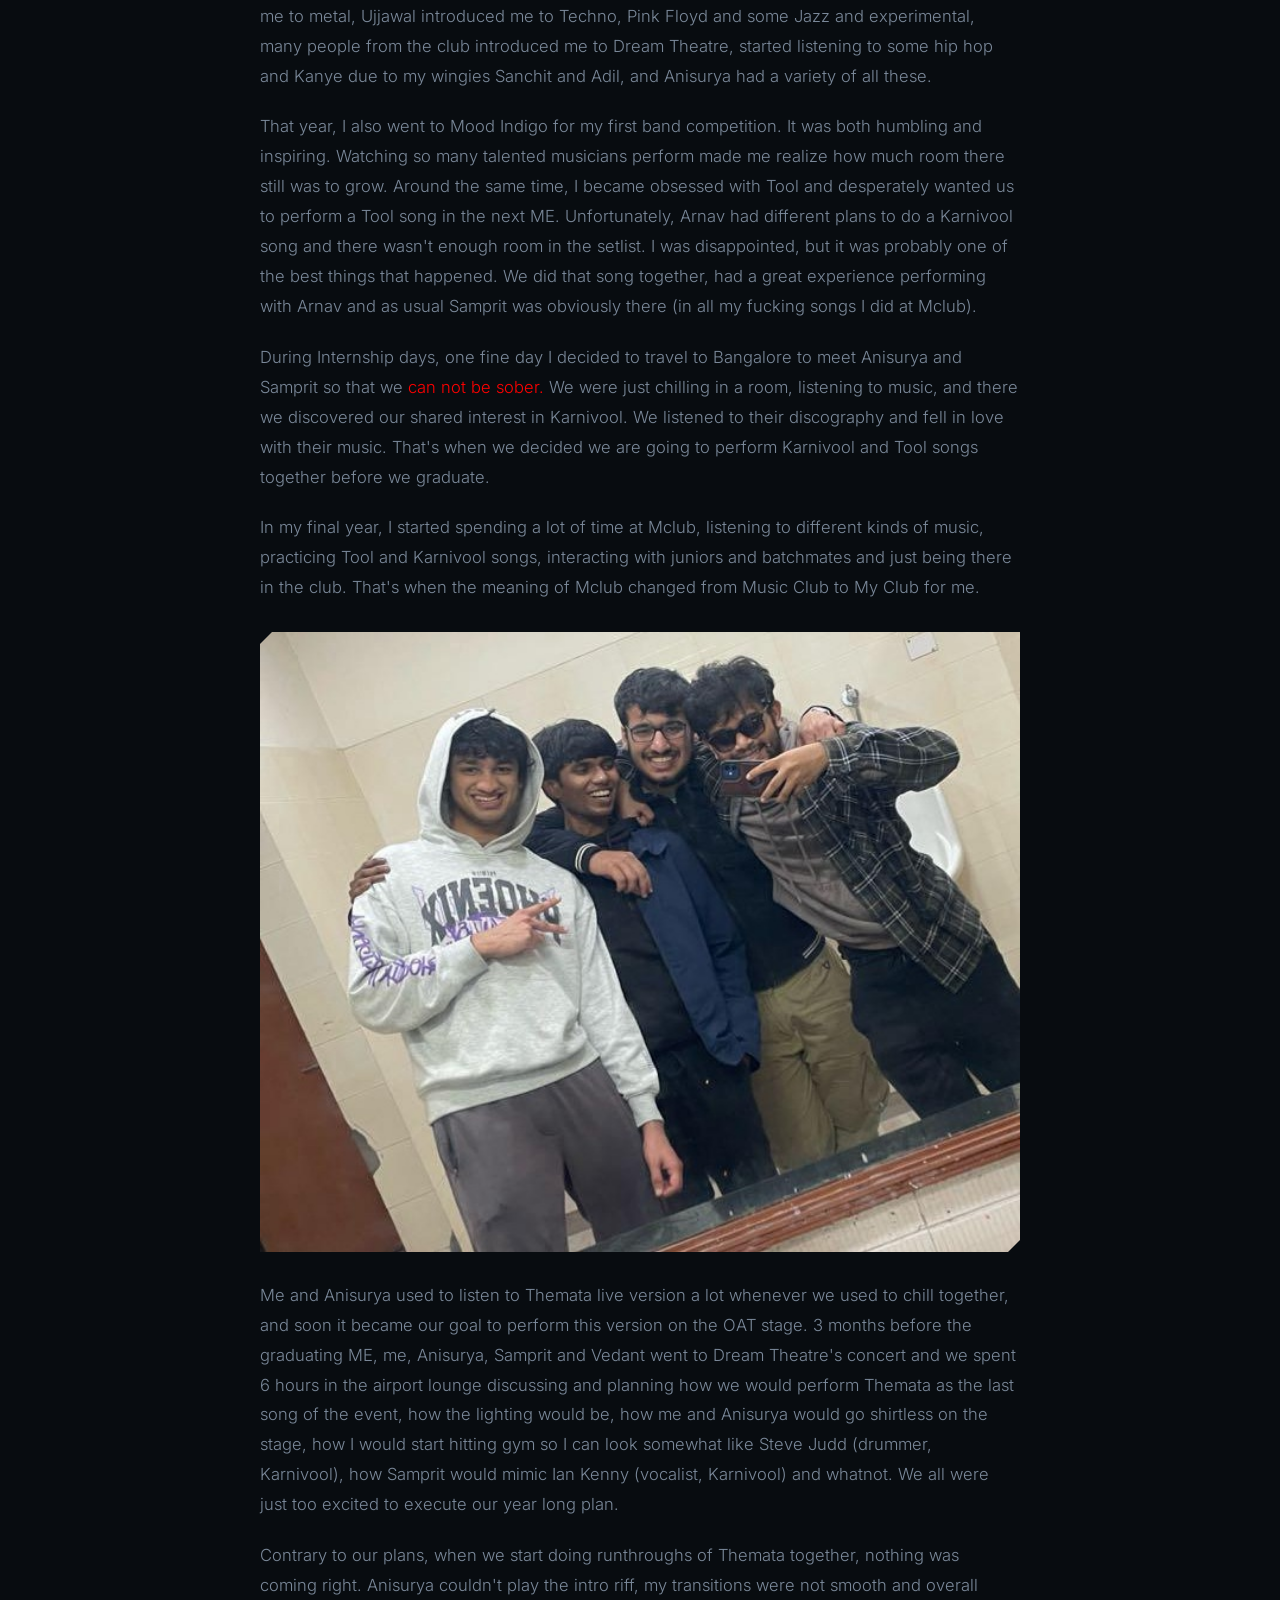
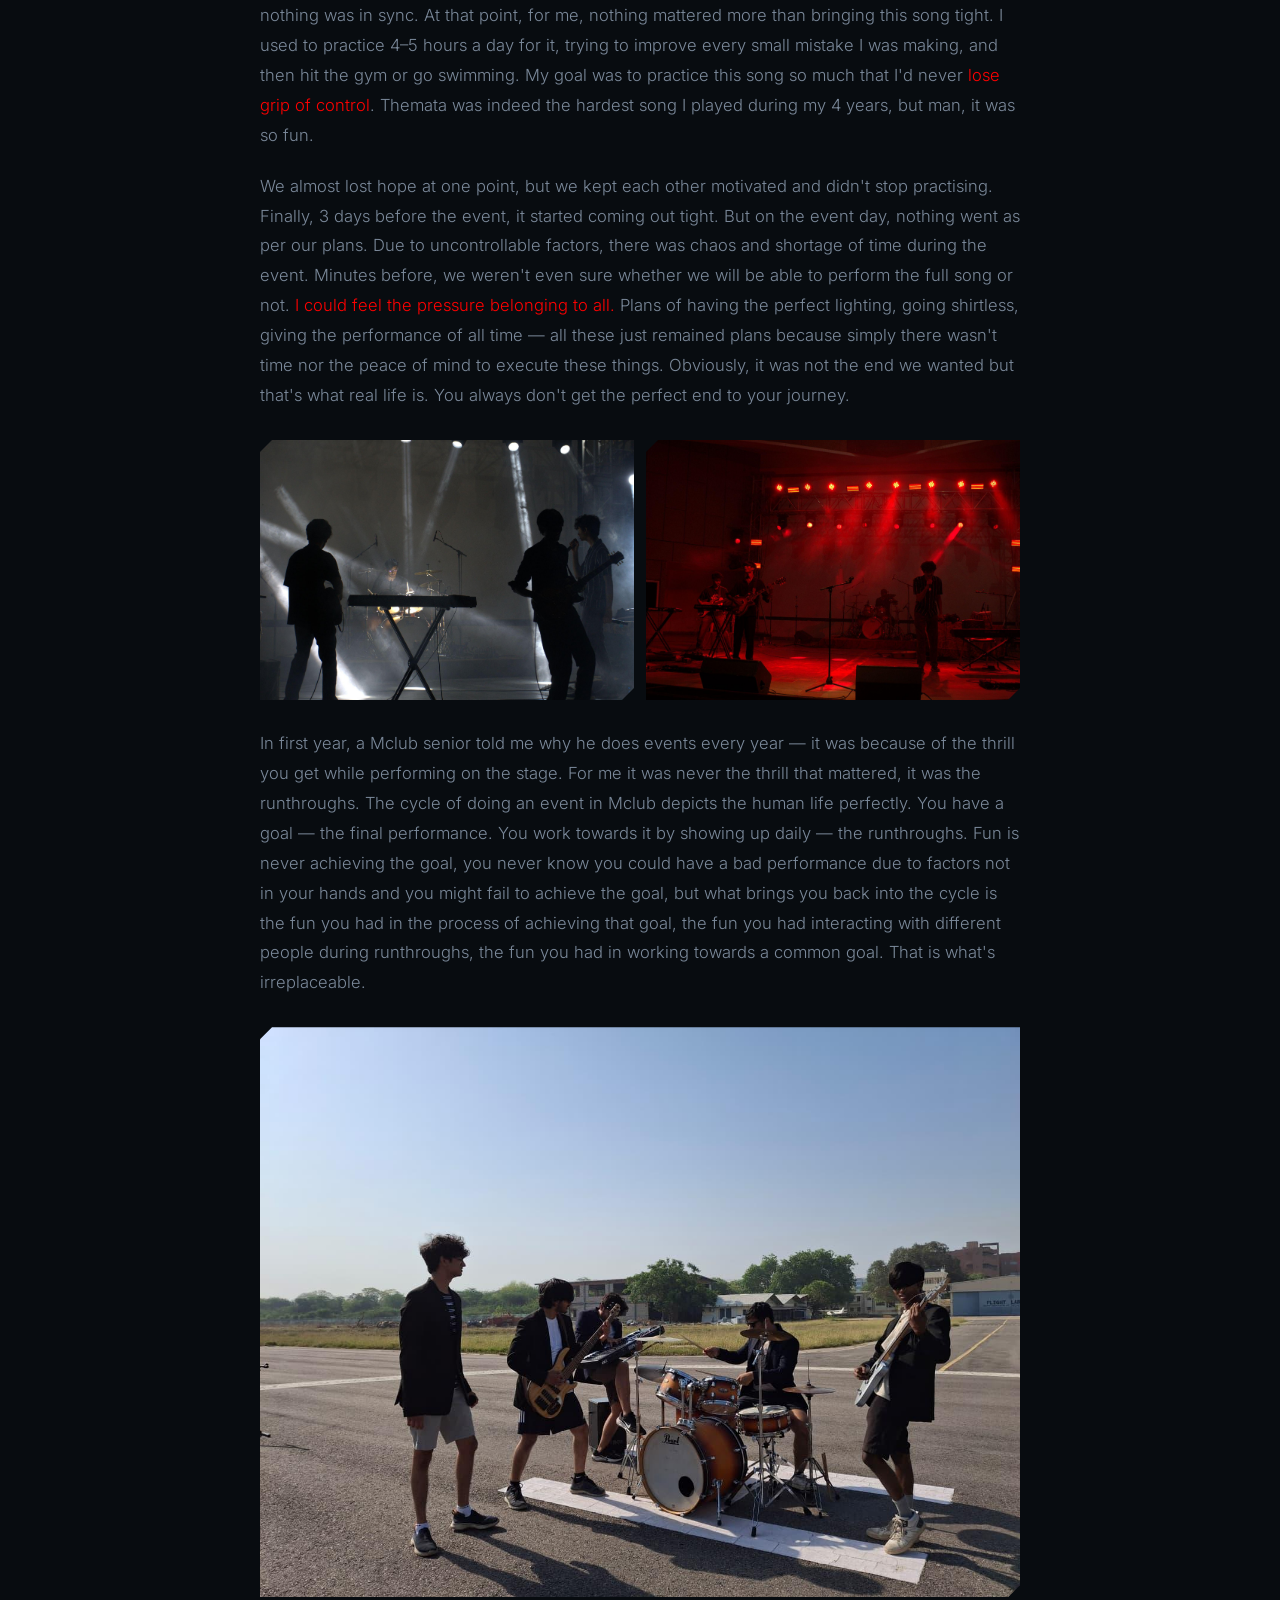
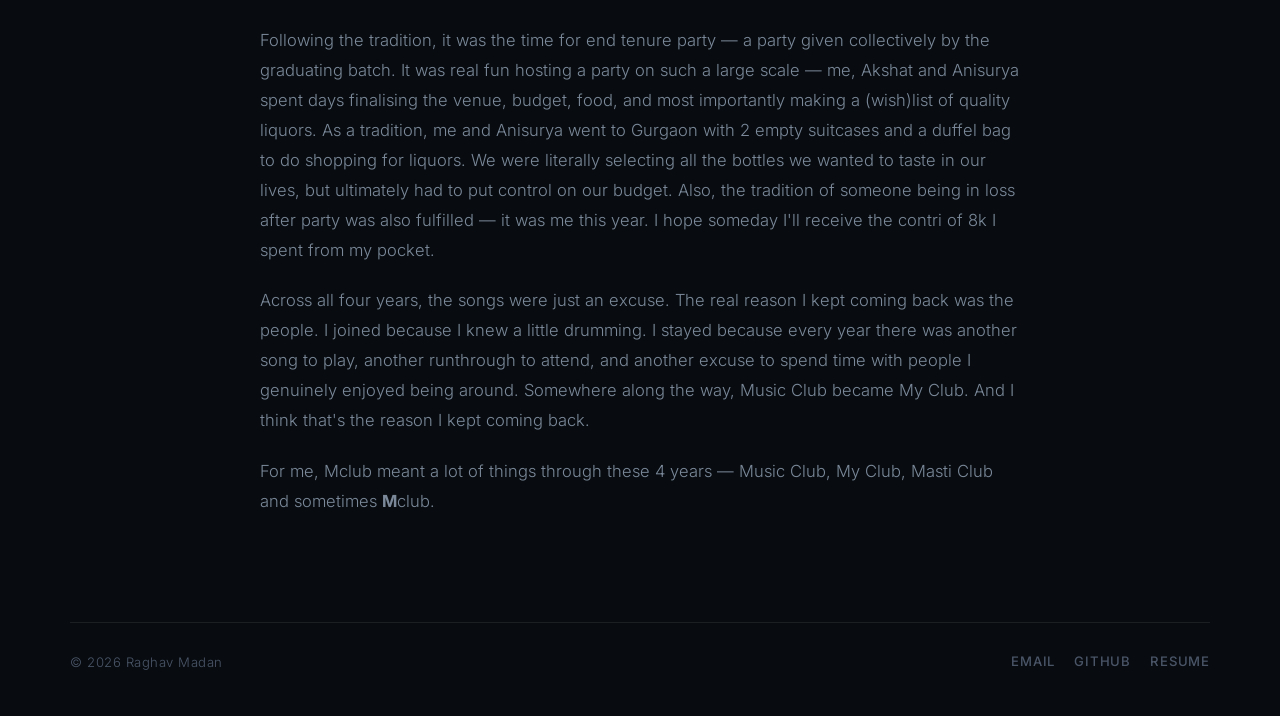
<file: blog/finding-my-music.html>
<!doctype html>
<html lang="en">
<head>
  <meta charset="utf-8">
  <meta name="viewport" content="width=device-width, initial-scale=1">
  <meta name="description" content="How Music Club became My Club — the journey from getting de-ratified to performing Themata on the OAT stage.">
  <title>Finding My Music | Raghav Madan</title>
  <link rel="canonical" href="https://raghavmadan1034.github.io/blog/finding-my-music.html">

  <meta property="og:type" content="article">
  <meta property="og:site_name" content="Raghav Madan">
  <meta property="og:url" content="https://raghavmadan1034.github.io/blog/finding-my-music.html">
  <meta property="og:title" content="Finding My Music">
  <meta property="og:description" content="How Music Club became My Club — the journey from getting de-ratified to performing Themata on the OAT stage.">
  <meta property="og:image" content="https://raghavmadan1034.github.io/assets/og/og-music.png">
  <meta property="og:image:width" content="1200">
  <meta property="og:image:height" content="630">
  <meta property="article:published_time" content="2026-08-04">
  <meta property="article:author" content="Raghav Madan">
  <meta name="twitter:card" content="summary_large_image">
  <meta name="twitter:title" content="Finding My Music">
  <meta name="twitter:description" content="How Music Club became My Club — from getting de-ratified to performing Themata on the OAT stage.">
  <meta name="twitter:image" content="https://raghavmadan1034.github.io/assets/og/og-music.png">

  <script type="application/ld+json">
  {
    "@context": "https://schema.org",
    "@type": "BlogPosting",
    "headline": "Finding My Music",
    "description": "How Music Club became My Club — the journey from getting de-ratified to performing Themata on the OAT stage.",
    "image": "https://raghavmadan1034.github.io/assets/og/og-music.png",
    "datePublished": "2026-08-04",
    "dateModified": "2026-08-07",
    "keywords": ["IIT Kanpur", "Music Club", "Antaragni", "Galaxy", "student life"],
    "author": { "@type": "Person", "name": "Raghav Madan", "url": "https://raghavmadan1034.github.io/" },
    "publisher": { "@type": "Person", "name": "Raghav Madan" },
    "mainEntityOfPage": { "@type": "WebPage", "@id": "https://raghavmadan1034.github.io/blog/finding-my-music.html" }
  }
  </script>
  <link rel="icon" href="../assets/favicon.svg" type="image/svg+xml">
  <link rel="preconnect" href="https://fonts.googleapis.com">
  <link rel="preconnect" href="https://fonts.gstatic.com" crossorigin>
  <link href="https://fonts.googleapis.com/css2?family=Inter:wght@300;400;500;600;700;800;900&display=swap" rel="stylesheet">
  <link rel="stylesheet" href="../assets/styles.css?v=20260807b">
  <style>
    .img-pair {
      display: grid;
      grid-template-columns: 1fr 1fr;
      gap: 0.75rem;
      margin: 1.8rem 0;
    }
    .img-pair img {
      margin: 0;
      width: 100%;
      height: 260px;
      object-fit: cover;
      object-position: center;
    }
    @media (max-width: 600px) {
      .img-pair { grid-template-columns: 1fr; }
      .img-pair img { height: auto; }
    }
    /* Red text */
    .red { color: #ff0000; }
    /* Circle annotation */
    .text-circle {
      display: inline-block;
      border: 2px solid #ff0000;
      border-radius: 50%;
      padding: 0.05em 0.45em 0.1em;
      color: #ff0000;
      position: relative;
    }
    .text-circle::after {
      content: '';
      position: absolute;
      top: -22px;
      left: 50%;
      transform: translateX(-50%);
      width: 0;
      height: 0;
      border-left: 6px solid transparent;
      border-right: 6px solid transparent;
      border-bottom: 6px solid #ff0000;
    }
  </style>
</head>
<body>
  <header class="site-header">
    <nav class="nav" aria-label="Primary navigation">
      <a class="brand" href="../index.html">
        <span class="brand-mark">RM</span>
        <span>Raghav Madan</span>
      </a>
      <button class="nav-toggle" type="button" aria-expanded="false" aria-controls="nav-links">
        <span class="sr-only">Menu</span><span></span><span></span><span></span>
      </button>
      <div class="nav-links" id="nav-links">
        <a href="../index.html">Home</a>
        <a href="../projects.html">Projects</a>
        <a href="../blog.html">Blog</a>
        <a href="../assets/resume/Raghav_Madan_Resume.pdf">Resume</a>
      </div>
    </nav>
  </header>

  <main>
    <div class="article-wrap">
      <div class="article-back">
        <a href="../blog.html">← Back to Blog</a>
      </div>

      <article class="article">
        <p class="eyebrow">IITK · Music · August 2026</p>
        <h1>Finding My Music</h1>
        <p class="article-meta">12 min read</p>

        <div class="article-body">

          <p>If you had asked me sometime during second year whether Music Club would become one of the most important parts of my college life, I would probably have laughed. Forget becoming a cordie. As a secy who almost got de-ratified, I wasn't even sure whether I belonged there.</p>

          <p>I had learnt a little bit of drums during school and that was pretty much the reason I showed up for Freshers'. Since our first year was mostly asynchronous, there wasn't much happening apart from Freshers' and Galaxy. I enjoyed both, got to interact with some seniors and play a few songs, but Music Club wasn't really a major part of my life yet. At that point, it was just another activity I happened to be doing.</p>

          <p>Things became different after becoming a secy, though not in the way I had imagined. Compared to the other drummers in the club, I wasn't particularly skilled. More importantly, my priorities were elsewhere. Most of my mental bandwidth was occupied by academics, coding, intern prep and I was in motorsports as well for some time, so that also used to eat up my time. Music Club slowly started feeling less like a place where I could relax and more like another responsibility waiting for me at the end of the day. Orientation wasn't particularly enjoyable. Neither was my first Musical Extravaganza. Picking parts felt like a burden. Runthroughs were serious, mistakes were immediately noticed, and whenever I missed a beat or messed something up, there was usually a stare or a scolding waiting for me. Most of it was deserved. I wasn't putting in enough effort and I definitely wasn't skilled enough to compensate for it.</p>

          <p>Gradually, I started convincing myself that music simply wasn't for me. There were people around me who were much better musicians, much more invested and much more talented. I felt disconnected from the club and started drifting away from it. I skipped Acoustic Night so I could focus on CP and acads. I showed up less often. Then one fine day, I got de-ratified.</p>

          <img class="img-small" src="../assets/images/music-1.png" alt="De-ratification days">

          <p>At that time, it felt terrible. <span class="text-circle red">I was upset</span> of losing a POR after putting in effort for more than half a tenure. And like any second-year student trying to build a resume, I used to believe that a secy POR has an importance on my resume. Although very soon I realized, in tech, no one gives a shit about POR, at least second-year POR.</p>

          <p>Around the same time, Galaxy season was approaching. Me and Vedant were the only two people from Hall 2 in Music Club and both of us had already been de-ratified. We were like fuck galaxy. Hall 3 looked stacked. Hall 5 looked stacked. Hall 12 looked stacked. We weren't discussing podium finishes. We were discussing whether we'd manage to finish above Hall 6.</p>

          <p>Then the HEC seniors got involved. We told them even if we performed, what was the point? We had no realistic chance of competing with the halls that were packed with talent. But since we had fun doing galaxy the last time, we agreed for probably a last music performance in this college.</p>

          <p>That decision changed my entire relationship with music. We stretched the budget, arranged the inventory and somehow convinced Shivang, Ritick, Akshat and Rajat Gattani to join us. Four days before Galaxy, we still hadn't properly started practicing. We chose Blackbird as our main song because Gattani had already picked the Mark Tremonti solo. Being the only drummer, I had to pick all three songs. The first runthrough was exactly what you'd expect when a team starts preparing four days before a competition. The juniors were struggling, the seniors were stepping in to rescue things, and nobody looked remotely ready.</p>

          <p>I remember walking back after one of the runthroughs with Vedant and Shivang. We were talking about how we got kicked out of the secy group and lost our PORs when Shivang casually said, "Galaxy jeet jaao, POR se zyada badi baat hogi", and we laughed saying, "Aise haal me Hall 6 se upar aa jaye toh badi baat hogi".</p>

          <p>But somewhere during those four days, something changed. For the first time, I genuinely enjoyed being there. I spent hours with Ritick, Gattani and Shivang, and the conversations were never limited to Galaxy. We talked about academics, internships, personal life, random frustrations and whatnot. Whenever I had some BT, they were the people I could discuss it with.</p>

          <p>Galaxy day arrived and we had the final slot. Our first two performances were mostly there to involve juniors and satisfy participation requirements. Nobody really considered us contenders. Then came the final performance of the night. Since I was on stage, I didn't realize it then, but it was the tightest performance of the night.</p>

          <img src="../assets/images/music-2.jpeg" alt="Galaxy performance night">

          <p>And then we won. Somehow, the same group that had spent four days convincing itself it wasn't even in contention had won the whole thing. None of us had prepared emotionally for that possibility. I still think the trophy was the least important thing that came out of that experience. The important thing was that for the first time in college, I enjoyed playing music. Not winning. Playing.</p>

          <img src="../assets/images/music-3.jpeg" alt="After winning Galaxy">

          <p>After Galaxy, I wanted one more chance to perform with those seniors before they graduated. So I signed up for the second ME and requested a drum part in their song. When the part distribution sheet came out, my name appeared beside the drum part with a small question mark in front of it.</p>

          <p>Honestly, I couldn't blame them. It was a difficult part and I wasn't sure I could pull it off either. The difference this time was that I wanted to. For the first time, I actually enjoyed picking difficult drum parts. I started showing up to runthroughs every day. During a semester that was otherwise dominated by CPI calculations, coding contests and internship preparation, the runthroughs became the best part of my day. Initially, I would seek advice from Shivang and Gattani regarding internship preparation. Slowly, those conversations drifted towards music. We discussed bands, exchanged recommendations, debated songs and spent hours imagining how we would perform on stage.</p>

          <p>Without realizing it, I had fallen in love with the club. More importantly, I had fallen in love with being part of a band. For the first time, it felt <span class="red">so good to see</span> all of us — me, Anisurya, Samprit, Vedant, Vasu, Shivang and Gattani growing together as a band. Instead of simply pointing out mistakes, we were helping each other fix them. Every runthrough felt slightly better than the previous one. Every performance felt more personal than the last.</p>

          <div class="img-pair">
            <img src="../assets/images/music-4.png" alt="Band together">
            <img src="../assets/images/music-5.png" alt="Recreating Normal - Porcupine Tree cover photo">
          </div>
          <p class="img-caption">Recreating Normal — Porcupine Tree cover photo</p>

          <p>Even after ME ended, the journey didn't stop. During the summer, while solving Codeforces problems and spending long hours studying, I started listening to Porcupine Tree. That <span class="red">rabbit hole</span> eventually introduced me to progressive metal and completely changed my taste in music. Fifth semester became a phase of exploration. I started listening to different genres, interacting more with seniors, taking increasingly difficult drum parts and trying to become a better musician. I always believe that your music taste is never truly yours, it's a mix of music taste of the people who you are influenced by. Shivang and Ritick introduced me to prog rock, Gattani introduced me to metal, Ujjawal introduced me to Techno, Pink Floyd and some Jazz and experimental, many people from the club introduced me to Dream Theatre, started listening to some hip hop and Kanye due to my wingies Sanchit and Adil, and Anisurya had a variety of all these.</p>

          <p>That year, I also went to Mood Indigo for my first band competition. It was both humbling and inspiring. Watching so many talented musicians perform made me realize how much room there still was to grow. Around the same time, I became obsessed with Tool and desperately wanted us to perform a Tool song in the next ME. Unfortunately, Arnav had different plans to do a Karnivool song and there wasn't enough room in the setlist. I was disappointed, but it was probably one of the best things that happened. We did that song together, had a great experience performing with Arnav and as usual Samprit was obviously there (in all my fucking songs I did at Mclub).</p>

          <p>During Internship days, one fine day I decided to travel to Bangalore to meet Anisurya and Samprit so that we <span class="red">can not be sober.</span> We were just chilling in a room, listening to music, and there we discovered our shared interest in Karnivool. We listened to their discography and fell in love with their music. That's when we decided we are going to perform Karnivool and Tool songs together before we graduate.</p>

          <p>In my final year, I started spending a lot of time at Mclub, listening to different kinds of music, practicing Tool and Karnivool songs, interacting with juniors and batchmates and just being there in the club. That's when the meaning of Mclub changed from Music Club to My Club for me.</p>

          <img src="../assets/images/music-6.jpeg" alt="At the Music Club">

          <p>Me and Anisurya used to listen to Themata live version a lot whenever we used to chill together, and soon it became our goal to perform this version on the OAT stage. 3 months before the graduating ME, me, Anisurya, Samprit and Vedant went to Dream Theatre's concert and we spent 6 hours in the airport lounge discussing and planning how we would perform Themata as the last song of the event, how the lighting would be, how me and Anisurya would go shirtless on the stage, how I would start hitting gym so I can look somewhat like Steve Judd (drummer, Karnivool), how Samprit would mimic Ian Kenny (vocalist, Karnivool) and whatnot. We all were just too excited to execute our year long plan.</p>

          <p>Contrary to our plans, when we start doing runthroughs of Themata together, nothing was coming right. Anisurya couldn't play the intro riff, my transitions were not smooth and overall nothing was in sync. At that point, for me, nothing mattered more than bringing this song tight. I used to practice 4–5 hours a day for it, trying to improve every small mistake I was making, and then hit the gym or go swimming. My goal was to practice this song so much that I'd never <span class="red">lose grip of control</span>. Themata was indeed the hardest song I played during my 4 years, but man, it was so fun.</p>

          <p>We almost lost hope at one point, but we kept each other motivated and didn't stop practising. Finally, 3 days before the event, it started coming out tight. But on the event day, nothing went as per our plans. Due to uncontrollable factors, there was chaos and shortage of time during the event. Minutes before, we weren't even sure whether we will be able to perform the full song or not. <span class="red">I could feel the pressure belonging to all.</span> Plans of having the perfect lighting, going shirtless, giving the performance of all time — all these just remained plans because simply there wasn't time nor the peace of mind to execute these things. Obviously, it was not the end we wanted but that's what real life is. You always don't get the perfect end to your journey.</p>

          <div class="img-pair">
            <img src="../assets/images/music-7.jpeg" alt="Themata performance">
            <img src="../assets/images/music-8.jpeg" alt="On stage">
          </div>

          <p>In first year, a Mclub senior told me why he does events every year — it was because of the thrill you get while performing on the stage. For me it was never the thrill that mattered, it was the runthroughs. The cycle of doing an event in Mclub depicts the human life perfectly. You have a goal — the final performance. You work towards it by showing up daily — the runthroughs. Fun is never achieving the goal, you never know you could have a bad performance due to factors not in your hands and you might fail to achieve the goal, but what brings you back into the cycle is the fun you had in the process of achieving that goal, the fun you had interacting with different people during runthroughs, the fun you had in working towards a common goal. That is what's irreplaceable.</p>

          <img src="../assets/images/music-9.jpeg" alt="Music Club memories">

          <p>Following the tradition, it was the time for end tenure party — a party given collectively by the graduating batch. It was real fun hosting a party on such a large scale — me, Akshat and Anisurya spent days finalising the venue, budget, food, and most importantly making a (wish)list of quality liquors. As a tradition, me and Anisurya went to Gurgaon with 2 empty suitcases and a duffel bag to do shopping for liquors. We were literally selecting all the bottles we wanted to taste in our lives, but ultimately had to put control on our budget. Also, the tradition of someone being in loss after party was also fulfilled — it was me this year. I hope someday I'll receive the contri of 8k I spent from my pocket.</p>

          <p>Across all four years, the songs were just an excuse. The real reason I kept coming back was the people. I joined because I knew a little drumming. I stayed because every year there was another song to play, another runthrough to attend, and another excuse to spend time with people I genuinely enjoyed being around. Somewhere along the way, Music Club became My Club. And I think that's the reason I kept coming back.</p>

          <p>For me, Mclub meant a lot of things through these 4 years — Music Club, My Club, Masti Club and sometimes <strong>M</strong>club.</p>

        </div>
      </article>
    </div>
  </main>

  <footer class="footer">
    <p>© <span id="year"></span> Raghav Madan</p>
    <div>
      <a href="mailto:raghav.madan1034@gmail.com">Email</a>
      <a href="https://github.com/raghavmadan1034" target="_blank" rel="noopener">GitHub</a>
      <a href="../assets/resume/Raghav_Madan_Resume.pdf">Resume</a>
    </div>
  </footer>

  <script src="../assets/main.js?v=20260807b"></script>
</body>
</html>
</file>
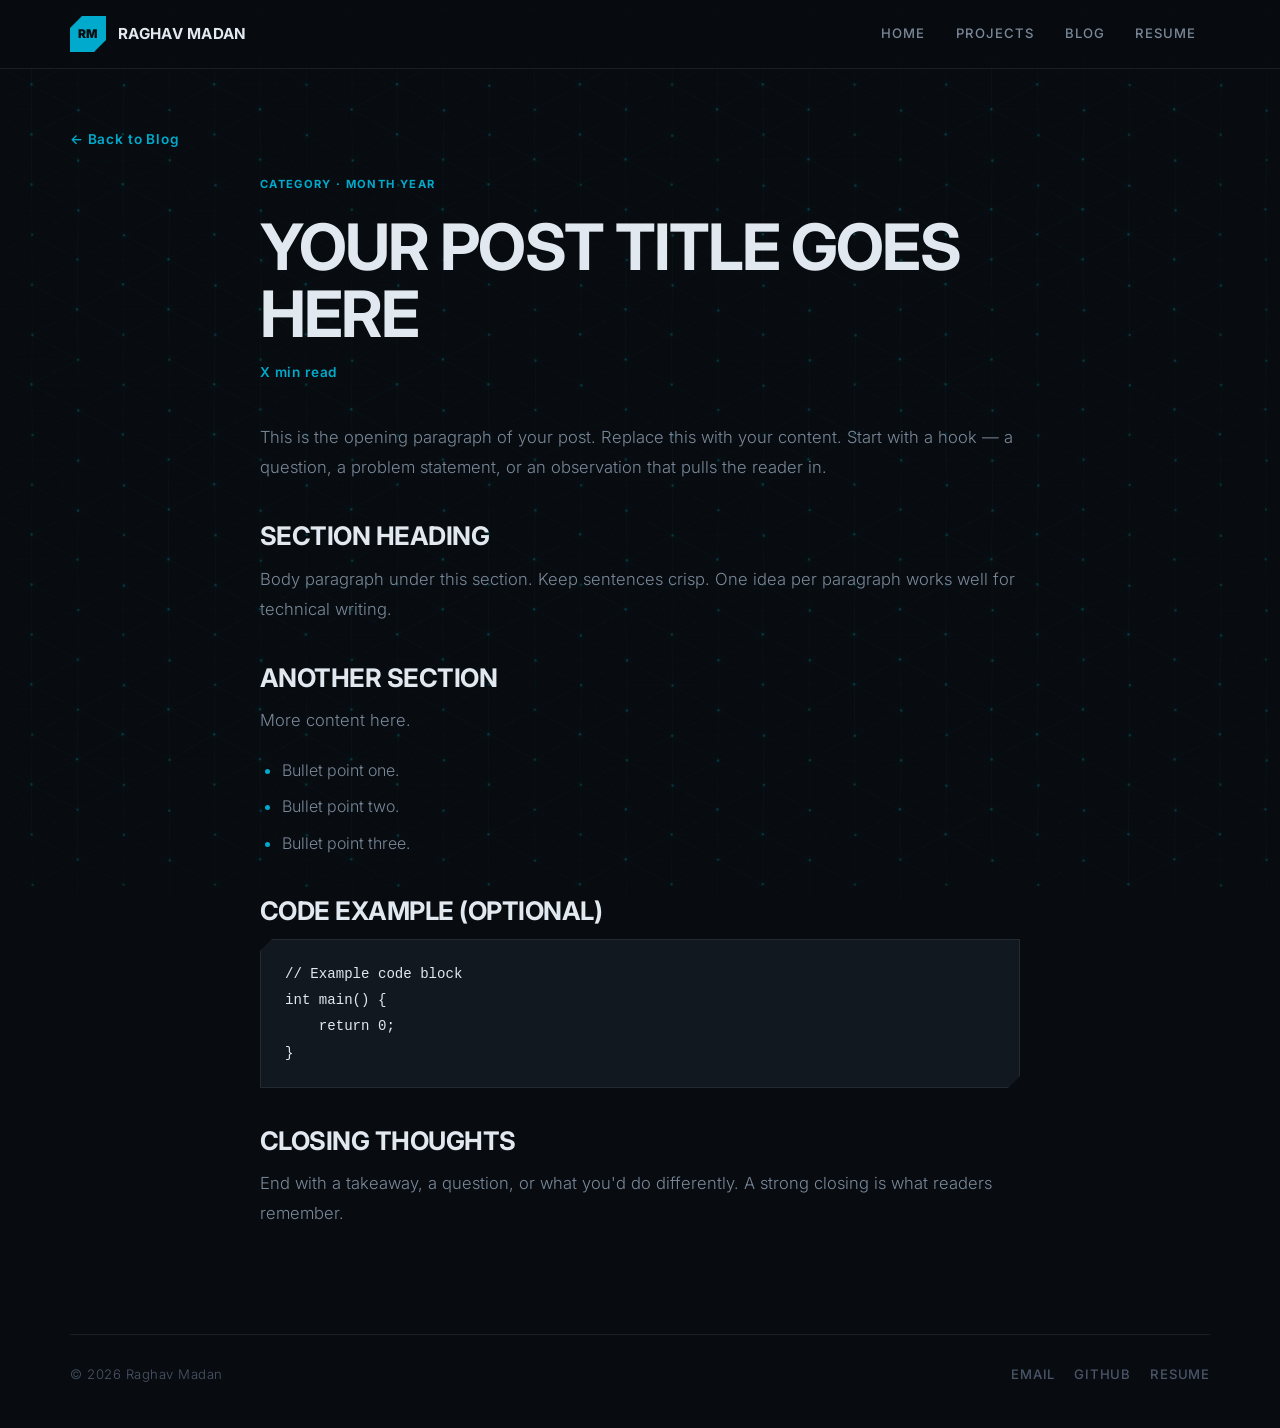
<file: blog/template.html>
<!doctype html>
<html lang="en">
<head>
  <meta charset="utf-8">
  <meta name="viewport" content="width=device-width, initial-scale=1">
  <!--
    STEP 1: Update this description with a 1-2 sentence summary of your post.
    STEP 2: Update the <title> tag below.
  -->
  <meta name="description" content="DESCRIPTION OF YOUR POST HERE.">
  <title>POST TITLE | Raghav Madan</title>
  <link rel="icon" href="../assets/favicon.svg" type="image/svg+xml">
  <link rel="preconnect" href="https://fonts.googleapis.com">
  <link rel="preconnect" href="https://fonts.gstatic.com" crossorigin>
  <link href="https://fonts.googleapis.com/css2?family=Inter:wght@400;500;600;700;800;900&display=swap" rel="stylesheet">
  <link rel="stylesheet" href="../assets/styles.css?v=20260807b">
</head>
<body>
  <header class="site-header">
    <nav class="nav" aria-label="Primary navigation">
      <a class="brand" href="../index.html">
        <span class="brand-mark">RM</span>
        <span>Raghav Madan</span>
      </a>
      <button class="nav-toggle" type="button" aria-expanded="false" aria-controls="nav-links">
        <span class="sr-only">Menu</span><span></span><span></span><span></span>
      </button>
      <div class="nav-links" id="nav-links">
        <a href="../index.html">Home</a>
        <a href="../projects.html">Projects</a>
        <a href="../blog.html">Blog</a>
        <a href="../assets/resume/Raghav_Madan_Resume.pdf">Resume</a>
      </div>
    </nav>
  </header>

  <main>
    <div class="article-wrap">

      <div class="article-back">
        <a href="../blog.html">← Back to Blog</a>
      </div>

      <article class="article">
        <!--
          STEP 3: Fill in category, date, and read time.
          E.g. tag: "Engineering · August 2026", read time: "8 min read"
        -->
        <p class="eyebrow">CATEGORY · MONTH YEAR</p>
        <h1>Your Post Title Goes Here</h1>
        <p class="article-meta">X min read</p>

        <div class="article-body">

          <!--
          ═══════════════════════════════════════════════════════════
          HOW TO PUBLISH FROM GOOGLE DOCS
          ═══════════════════════════════════════════════════════════

          Option A — Paste plain text:
            1. In Google Docs, select all (Ctrl+A) and copy.
            2. Replace the sample content below with your text.
            3. Wrap each paragraph in <p>...</p>.
            4. Use <h2> for section headings, <h3> for sub-headings.
            5. Use <ul><li>...</li></ul> for bullet lists.
            6. Use <code>...</code> for inline code.
            7. Use <pre><code>...</code></pre> for code blocks.

          Option B — Google Docs "Publish to web" HTML:
            1. File → Share → Publish to web → Embed → Copy HTML.
            2. Paste only the <body> content between the article-body div.
            3. Strip Google's inline styles (optional, site styles apply).

          ═══════════════════════════════════════════════════════════
          -->

          <p>
            This is the opening paragraph of your post. Replace this with your content. Start with a hook —
            a question, a problem statement, or an observation that pulls the reader in.
          </p>

          <h2>Section Heading</h2>
          <p>
            Body paragraph under this section. Keep sentences crisp. One idea per paragraph works well for
            technical writing.
          </p>

          <h2>Another Section</h2>
          <p>More content here.</p>
          <ul>
            <li>Bullet point one.</li>
            <li>Bullet point two.</li>
            <li>Bullet point three.</li>
          </ul>

          <h2>Code example (optional)</h2>
          <pre><code>// Example code block
int main() {
    return 0;
}</code></pre>

          <h2>Closing thoughts</h2>
          <p>
            End with a takeaway, a question, or what you'd do differently. A strong closing is what readers
            remember.
          </p>

        </div>
      </article>

    </div>
  </main>

  <footer class="footer">
    <p>© <span id="year"></span> Raghav Madan</p>
    <div>
      <a href="mailto:raghav.madan1034@gmail.com">Email</a>
      <a href="https://github.com/raghavmadan1034" target="_blank" rel="noopener">GitHub</a>
      <a href="../assets/resume/Raghav_Madan_Resume.pdf">Resume</a>
    </div>
  </footer>

  <script src="../assets/main.js?v=20260807b"></script>
</body>
</html>
</file>
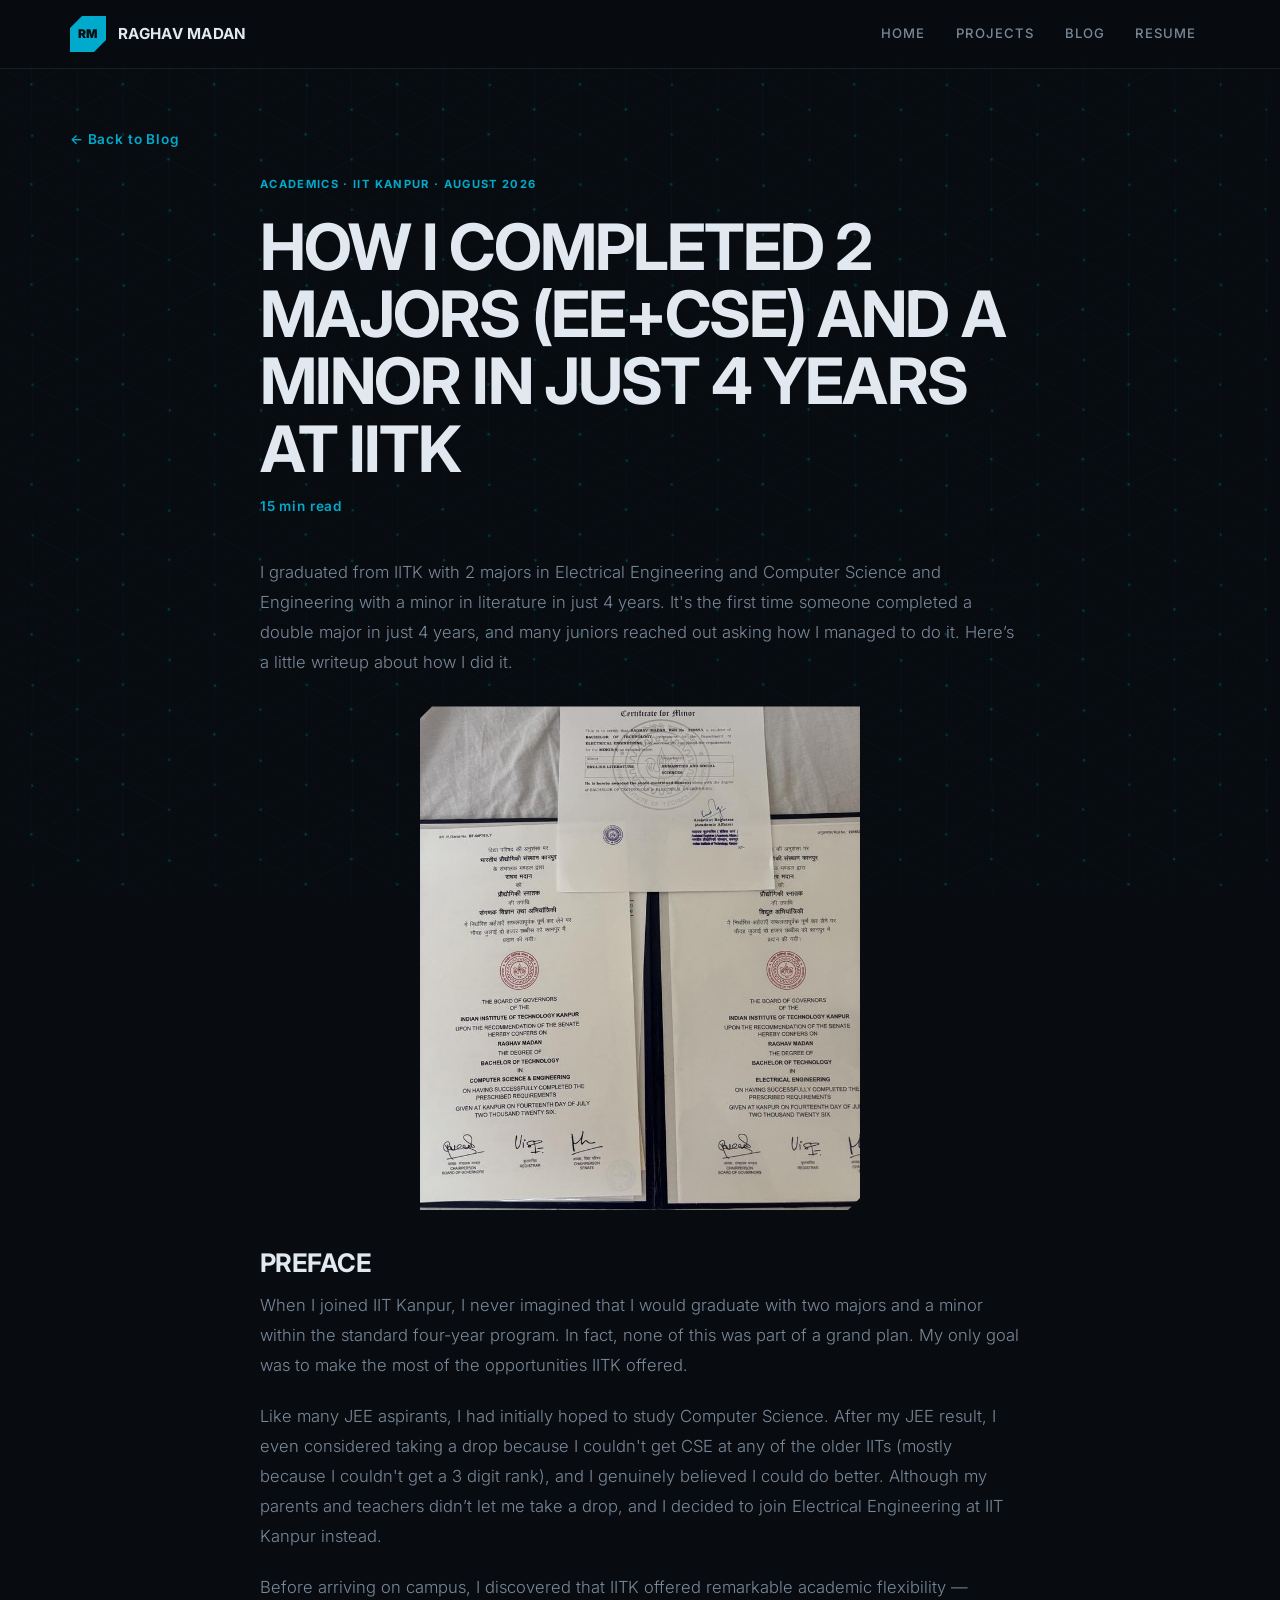
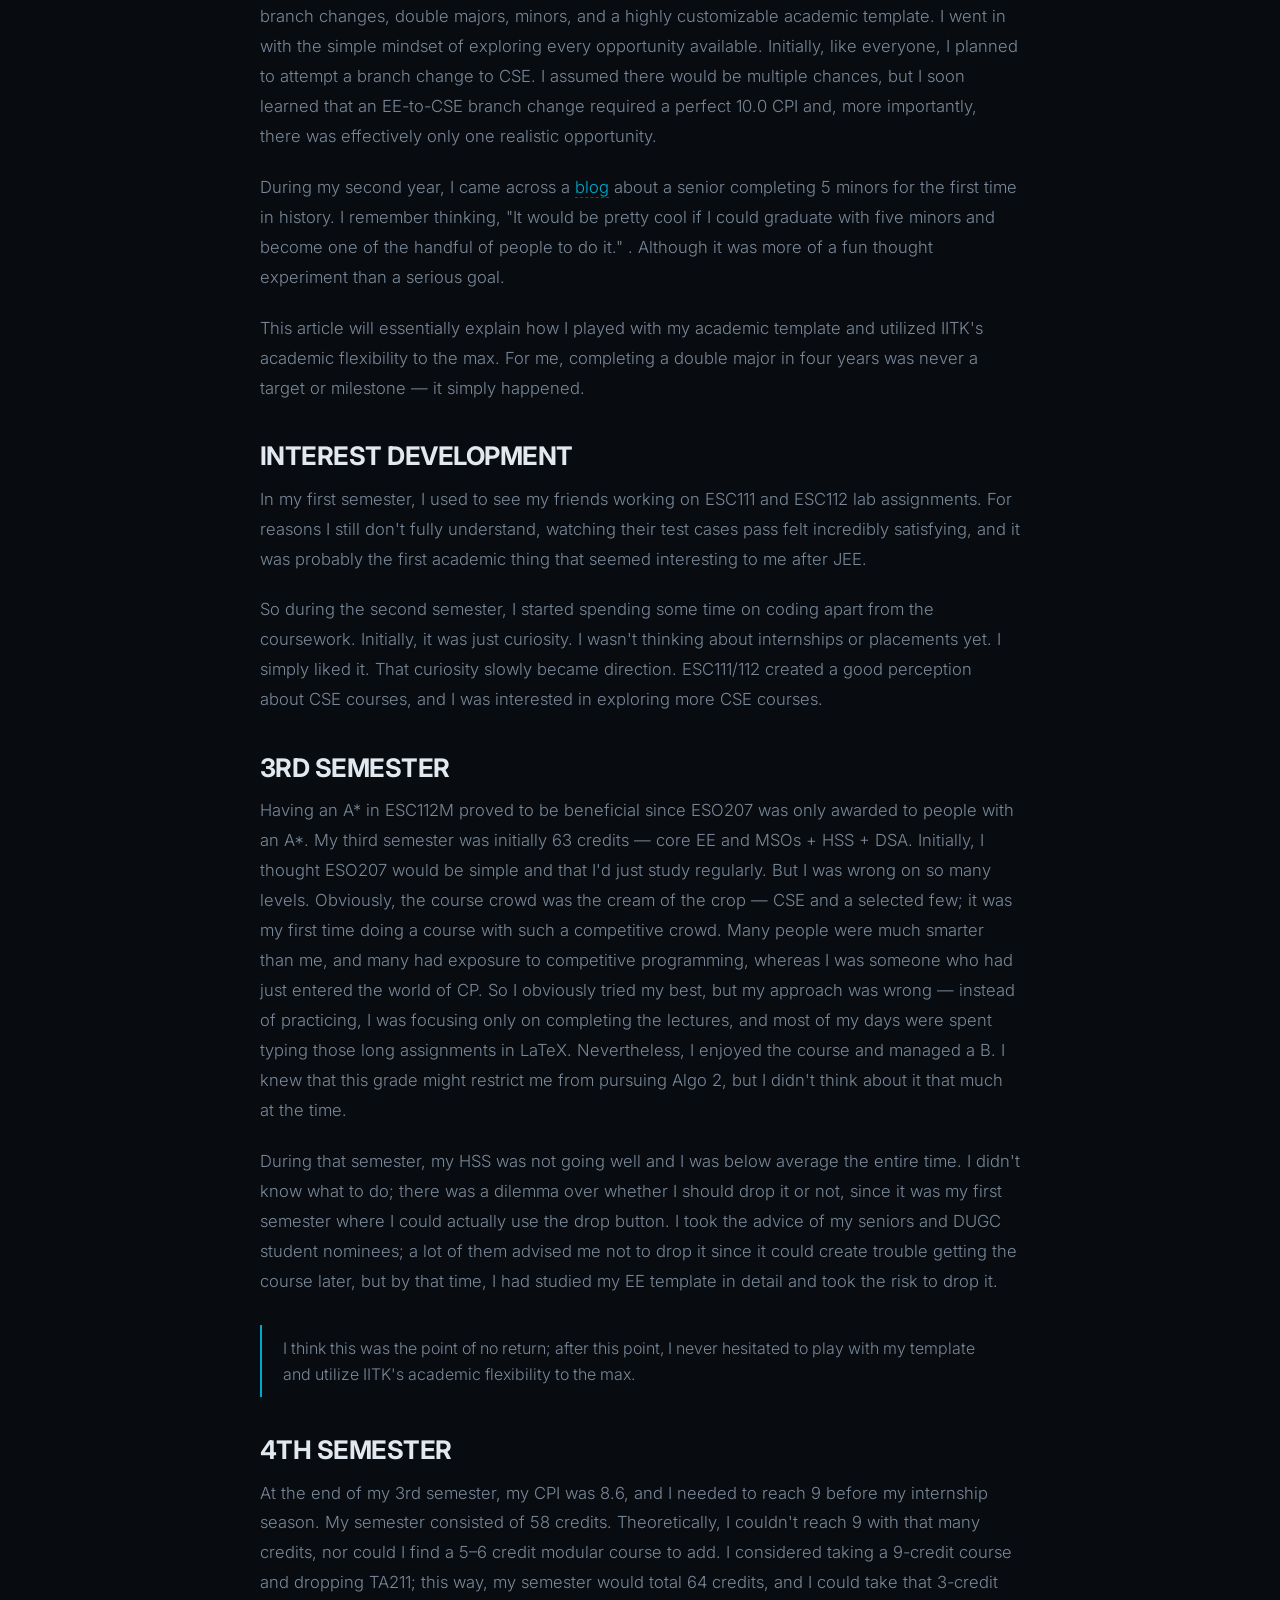
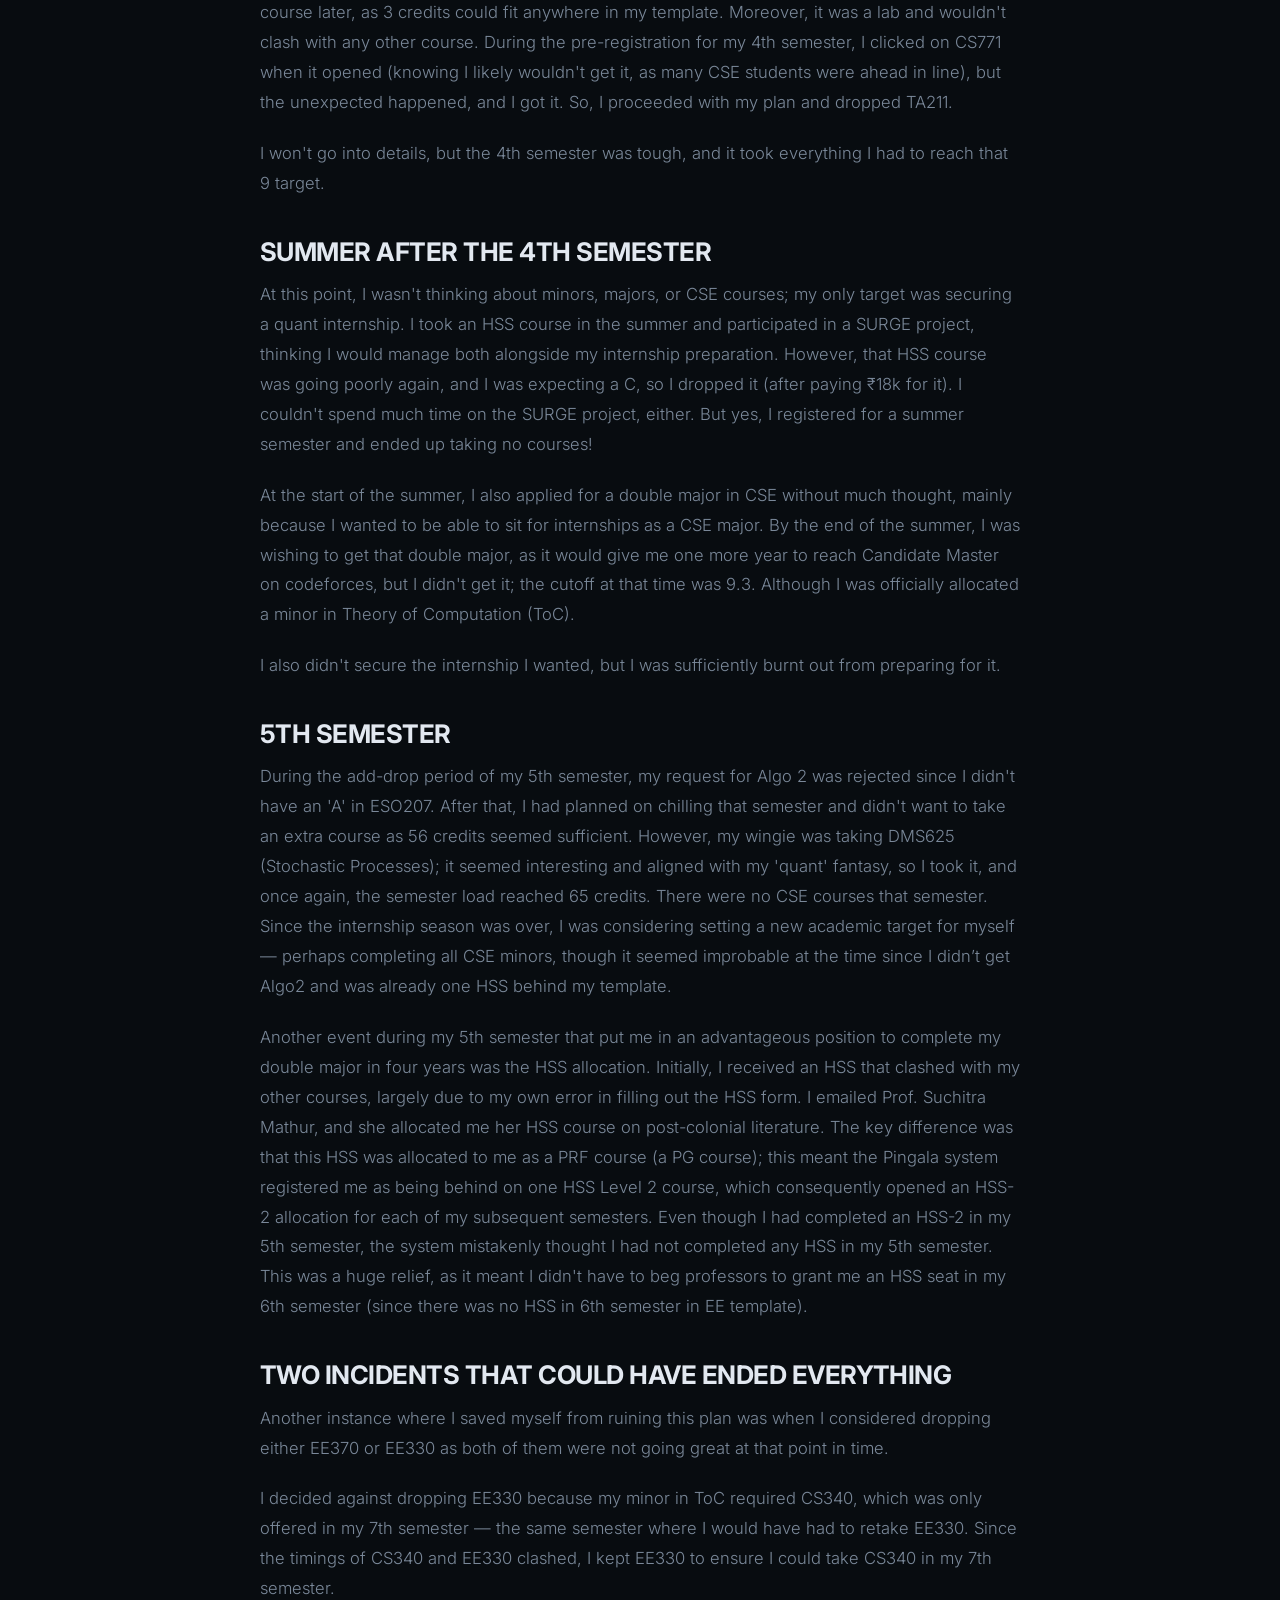
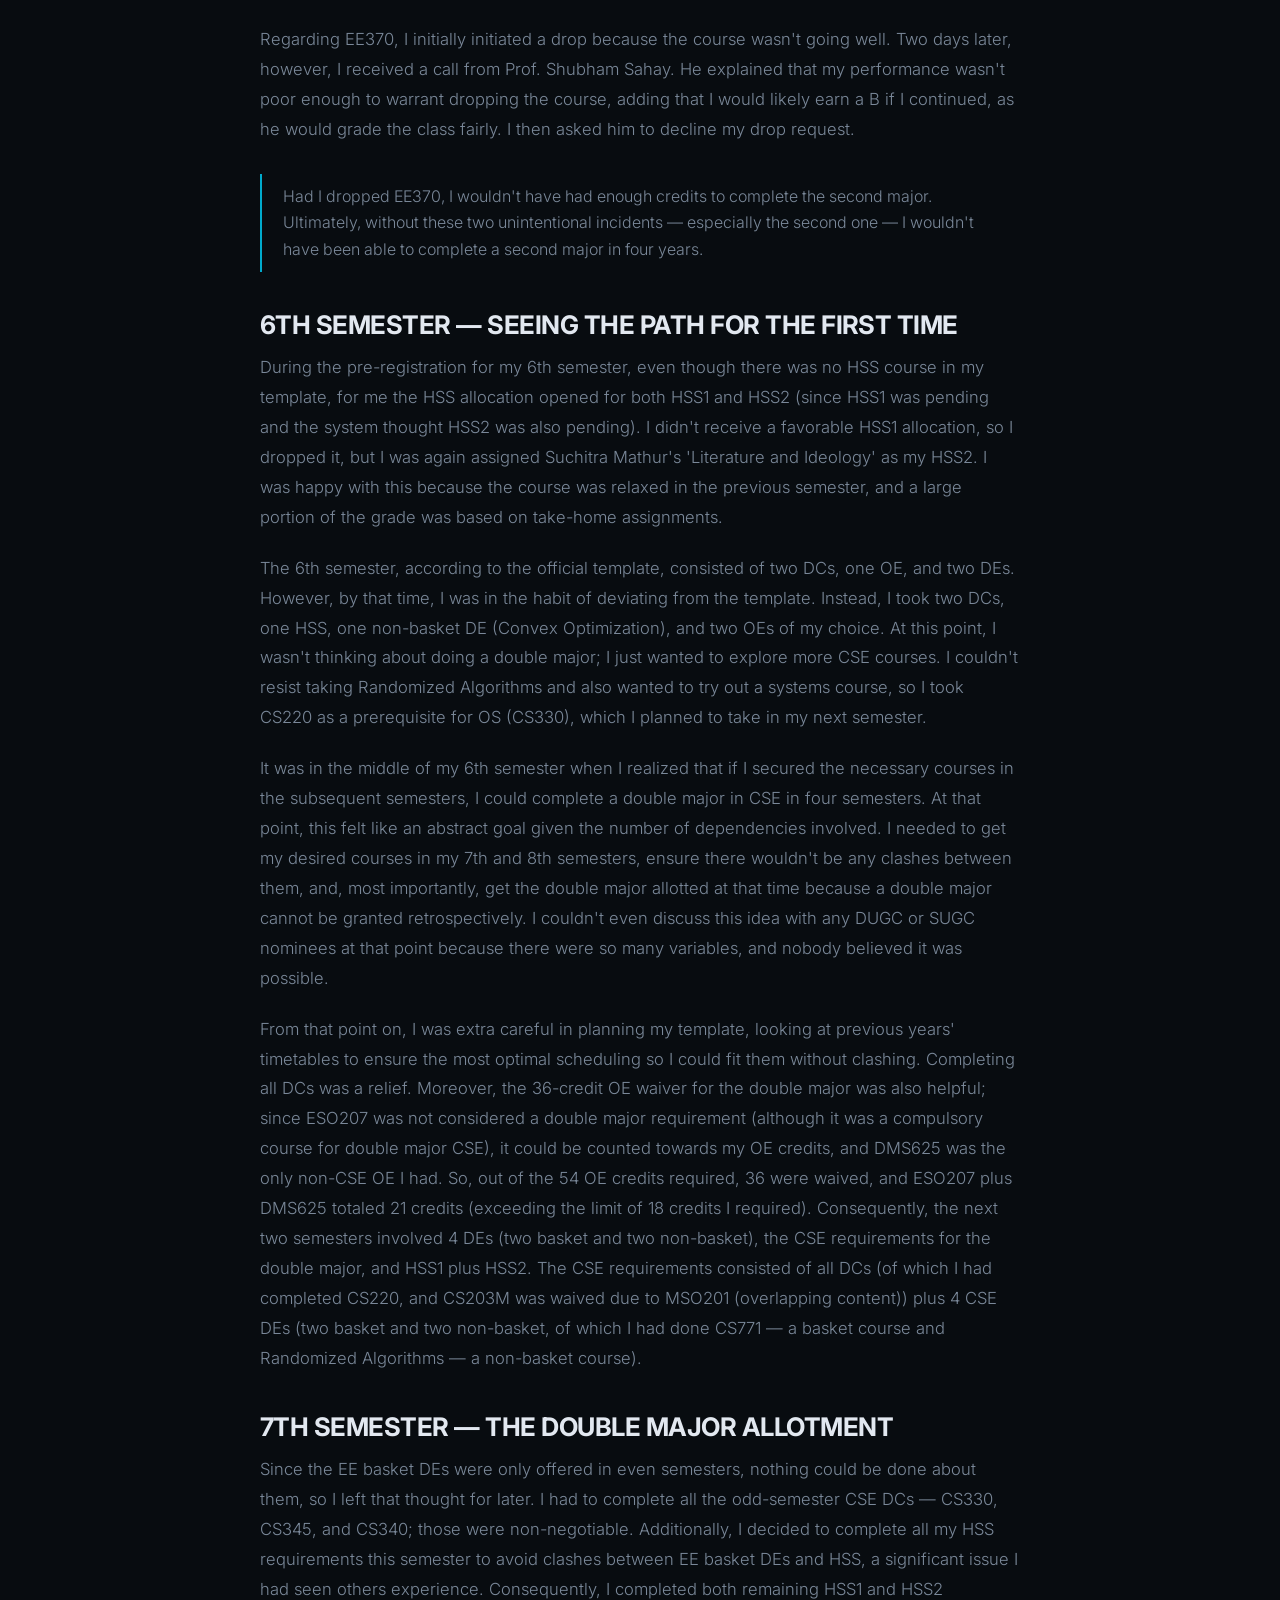
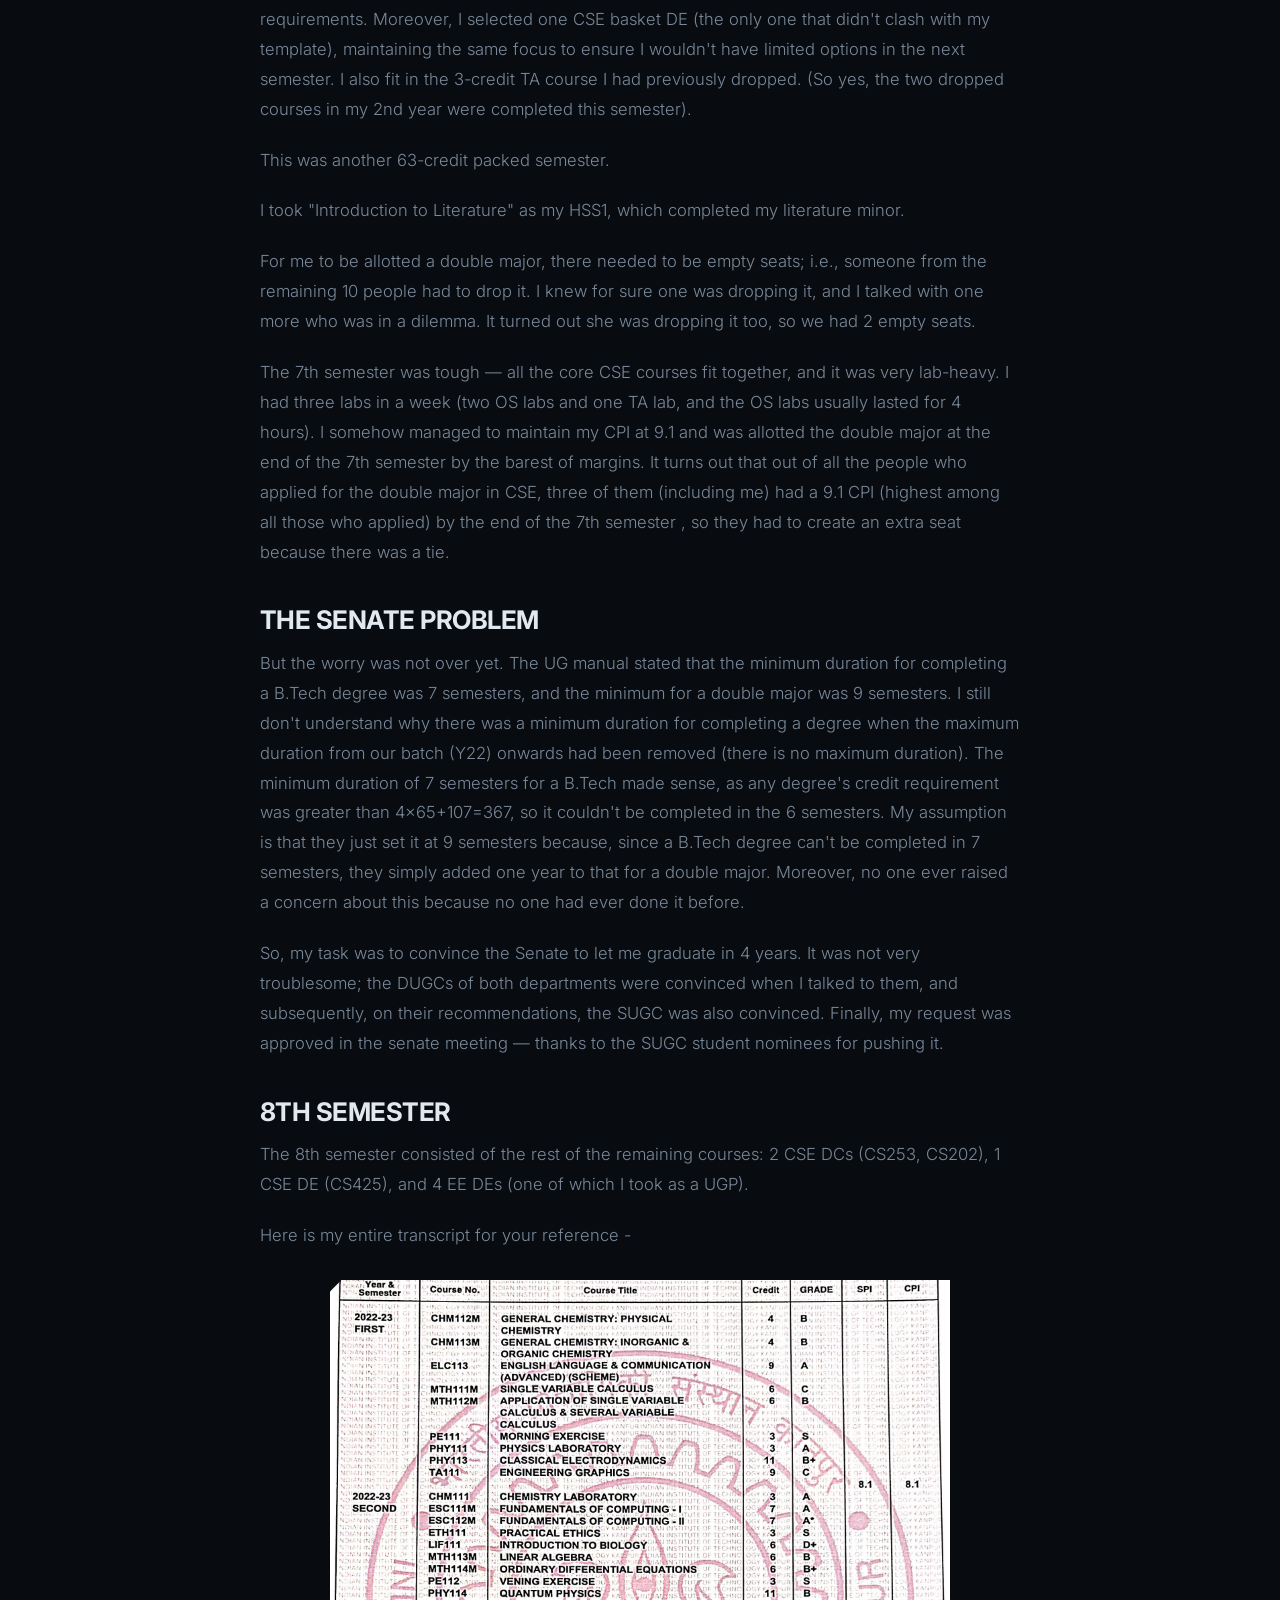
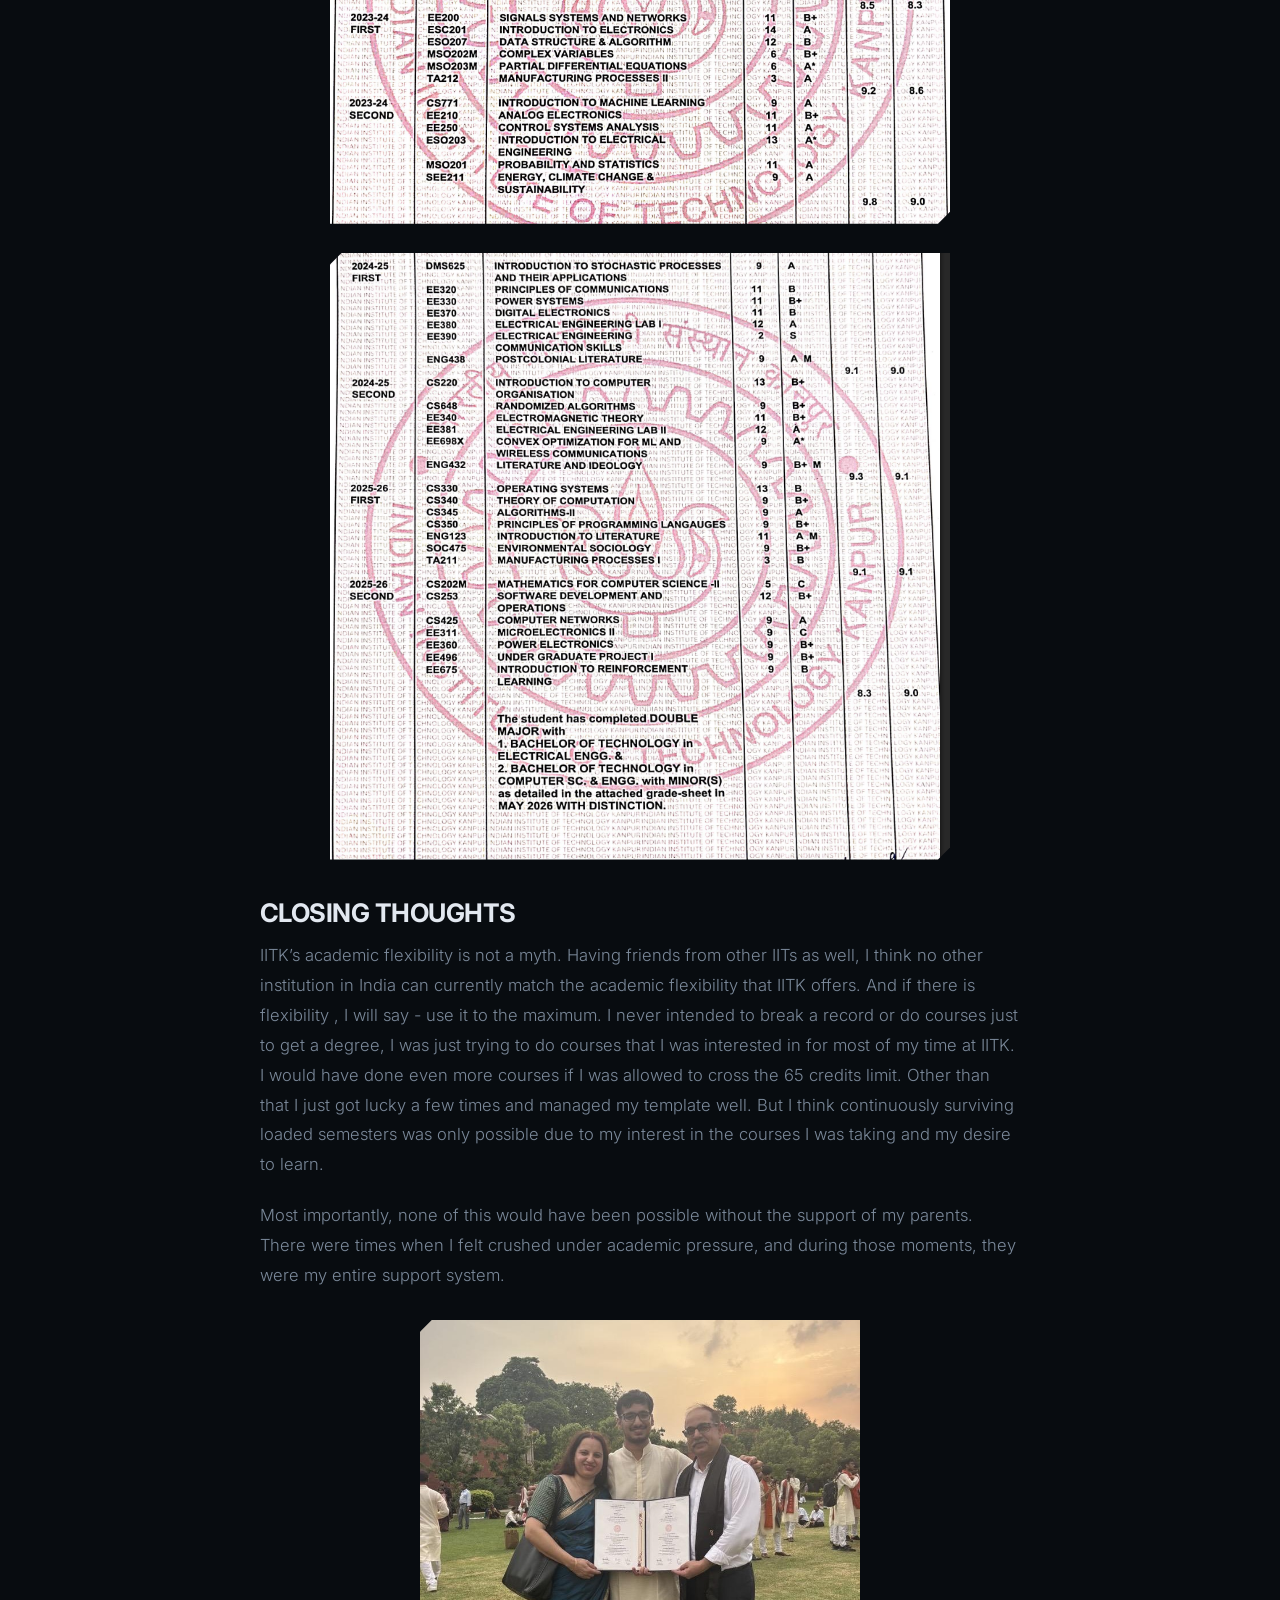
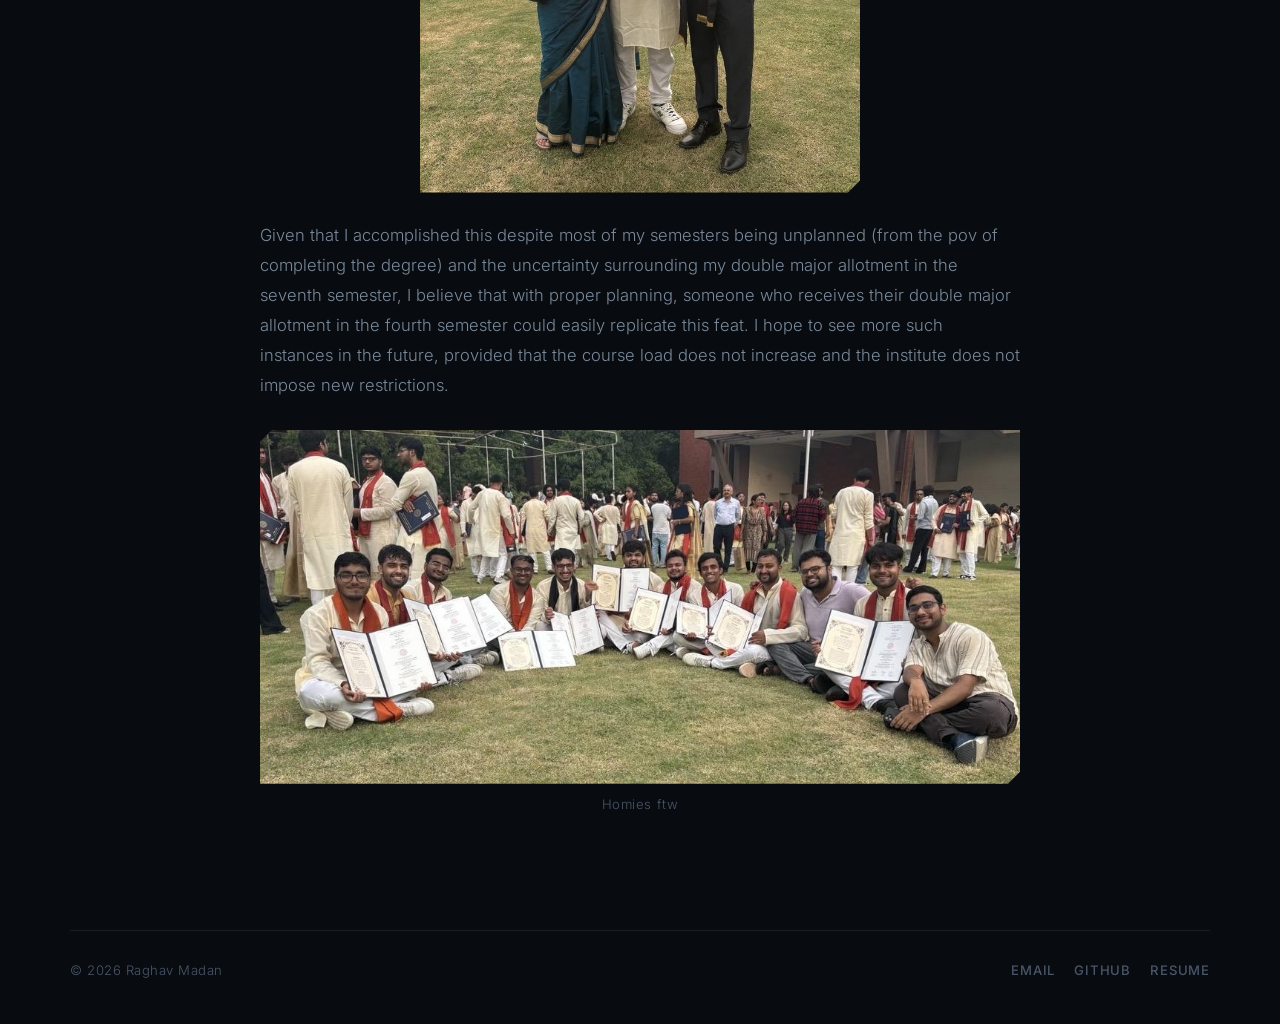
<file: blog/two-majors-one-minor.html>
<!doctype html>
<html lang="en">
<head>
  <meta charset="utf-8">
  <meta name="viewport" content="width=device-width, initial-scale=1">
  <meta name="description" content="How Raghav Madan completed two majors (EE + CSE) and a minor in the standard four-year program at IIT Kanpur — the unplanned journey, semester by semester.">
  <title>How I Completed 2 Majors and a Minor in 4 Years at IITK | Raghav Madan</title>
  <link rel="canonical" href="https://raghavmadan1034.github.io/blog/two-majors-one-minor.html">

  <meta property="og:type" content="article">
  <meta property="og:site_name" content="Raghav Madan">
  <meta property="og:url" content="https://raghavmadan1034.github.io/blog/two-majors-one-minor.html">
  <meta property="og:title" content="How I Completed 2 Majors (EE+CSE) and a Minor in Just 4 Years at IITK">
  <meta property="og:description" content="How Raghav Madan completed two majors (EE + CSE) and a minor in the standard four-year program at IIT Kanpur — the unplanned journey, semester by semester.">
  <meta property="og:image" content="https://raghavmadan1034.github.io/assets/og/og-two-majors.png">
  <meta property="og:image:width" content="1200">
  <meta property="og:image:height" content="630">
  <meta property="article:published_time" content="2026-08-02">
  <meta property="article:author" content="Raghav Madan">
  <meta name="twitter:card" content="summary_large_image">
  <meta name="twitter:title" content="How I Completed 2 Majors (EE+CSE) and a Minor in Just 4 Years at IITK">
  <meta name="twitter:description" content="Two majors and a minor in the standard four-year program at IIT Kanpur — the unplanned journey, semester by semester.">
  <meta name="twitter:image" content="https://raghavmadan1034.github.io/assets/og/og-two-majors.png">

  <script type="application/ld+json">
  {
    "@context": "https://schema.org",
    "@type": "BlogPosting",
    "headline": "How I Completed 2 Majors (EE+CSE) and a Minor in Just 4 Years at IITK",
    "description": "How Raghav Madan completed two majors (EE + CSE) and a minor in the standard four-year program at IIT Kanpur — the unplanned journey, semester by semester.",
    "image": "https://raghavmadan1034.github.io/assets/og/og-two-majors.png",
    "datePublished": "2026-08-02",
    "dateModified": "2026-08-07",
    "wordCount": 2941,
    "keywords": ["IIT Kanpur", "double major", "IITK academics", "EE", "CSE", "minor"],
    "author": { "@type": "Person", "name": "Raghav Madan", "url": "https://raghavmadan1034.github.io/" },
    "publisher": { "@type": "Person", "name": "Raghav Madan" },
    "mainEntityOfPage": { "@type": "WebPage", "@id": "https://raghavmadan1034.github.io/blog/two-majors-one-minor.html" }
  }
  </script>
  <link rel="icon" href="../assets/favicon.svg" type="image/svg+xml">
  <link rel="preconnect" href="https://fonts.googleapis.com">
  <link rel="preconnect" href="https://fonts.gstatic.com" crossorigin>
  <link href="https://fonts.googleapis.com/css2?family=Inter:wght@300;400;500;600;700;800;900&display=swap" rel="stylesheet">
  <link rel="stylesheet" href="../assets/styles.css?v=20260807b">
</head>
<body>
  <header class="site-header">
    <nav class="nav" aria-label="Primary navigation">
      <a class="brand" href="../index.html">
        <span class="brand-mark">RM</span>
        <span>Raghav Madan</span>
      </a>
      <button class="nav-toggle" type="button" aria-expanded="false" aria-controls="nav-links">
        <span class="sr-only">Menu</span><span></span><span></span><span></span>
      </button>
      <div class="nav-links" id="nav-links">
        <a href="../index.html">Home</a>
        <a href="../projects.html">Projects</a>
        <a href="../blog.html">Blog</a>
        <a href="../assets/resume/Raghav_Madan_Resume.pdf">Resume</a>
      </div>
    </nav>
  </header>

  <main>
    <div class="article-wrap">
      <div class="article-back">
        <a href="../blog.html">← Back to Blog</a>
      </div>

      <article class="article">
        <p class="eyebrow">Academics · IIT Kanpur · August 2026</p>
        <h1>How I Completed 2 Majors (EE+CSE) and a Minor in Just 4 Years at IITK</h1>
        <p class="article-meta">15 min read</p>

        <div class="article-body">
          <p>I graduated from IITK with 2 majors in Electrical Engineering and Computer Science and Engineering with a minor in literature in just 4 years. It's the first time someone completed a double major in just 4 years, and many juniors reached out asking how I managed to do it. Here’s a little writeup about how I did it.</p>
          <img class="img-portrait" src="../assets/images/dm-1.jpeg" alt="Graduation day at IIT Kanpur" loading="lazy" width="768" height="879" decoding="async">
          <h2>Preface</h2>
          <p>When I joined IIT Kanpur, I never imagined that I would graduate with two majors and a minor within the standard four-year program. In fact, none of this was part of a grand plan. My only goal was to make the most of the opportunities IITK offered.</p>
          <p>Like many JEE aspirants, I had initially hoped to study Computer Science. After my JEE result, I even considered taking a drop because I couldn't get CSE at any of the older IITs (mostly because I couldn't get a 3 digit rank), and I genuinely believed I could do better. Although my parents and teachers didn’t let me take a drop, and I decided to join Electrical Engineering at IIT Kanpur instead.</p>
          <p>Before arriving on campus, I discovered that IITK offered remarkable academic flexibility — branch changes, double majors, minors, and a highly customizable academic template. I went in with the simple mindset of exploring every opportunity available. Initially, like everyone, I planned to attempt a branch change to CSE. I assumed there would be multiple chances, but I soon learned that an EE-to-CSE branch change required a perfect 10.0 CPI and, more importantly, there was effectively only one realistic opportunity.</p>
          <p>During my second year, I came across a <a href="https://dryairship.github.io/post/how-i-got-the-5-minors-at-iitk/" target="_blank" rel="noopener">blog</a> about a senior completing 5 minors for the first time in history. I remember thinking, "It would be pretty cool if I could graduate with five minors and become one of the handful of people to do it." . Although it was more of a fun thought experiment than a serious goal.</p>
          <p>This article will essentially explain how I played with my academic template and utilized IITK's academic flexibility to the max. For me, completing a double major in four years was never a target or milestone — it simply happened.</p>
          <h2>Interest Development</h2>
          <p>In my first semester, I used to see my friends working on ESC111 and ESC112 lab assignments. For reasons I still don't fully understand, watching their test cases pass felt incredibly satisfying, and it was probably the first academic thing that seemed interesting to me after JEE.</p>
          <p>So during the second semester, I started spending some time on coding apart from the coursework. Initially, it was just curiosity. I wasn't thinking about internships or placements yet. I simply liked it. That curiosity slowly became direction. ESC111/112  created a good perception about CSE courses, and I was interested in exploring more CSE courses.</p>
          <h2>3rd Semester</h2>
          <p>Having an A* in ESC112M proved to be beneficial since ESO207 was only awarded to people with an A*. My third semester was initially 63 credits — core EE and MSOs + HSS + DSA. Initially, I thought ESO207 would be simple and that I'd just study regularly. But I was wrong on so many levels. Obviously, the course crowd was the cream of the crop — CSE and a selected few; it was my first time doing a course with such a competitive crowd. Many people were much smarter than me, and many had exposure to competitive programming, whereas I was someone who had just entered the world of CP. So I obviously tried my best, but my approach was wrong — instead of practicing, I was focusing only on completing the lectures, and most of my days were spent typing those long assignments in LaTeX. Nevertheless, I enjoyed the course and managed a B. I knew that this grade might restrict me from pursuing Algo 2, but I didn't think about it that much at the time.</p>
          <p>During that semester, my HSS was not going well and I was below average the entire time. I didn't know what to do; there was a dilemma over whether I should drop it or not, since it was my first semester where I could actually use the drop button. I took the advice of my seniors and DUGC student nominees; a lot of them advised me not to drop it since it could create trouble getting the course later, but by that time, I had studied my EE template in detail and took the risk to drop it.</p>
          <blockquote>I think this was the point of no return; after this point, I never hesitated to play with my template and utilize IITK's academic flexibility to the max.</blockquote>
          <h2>4th Semester</h2>
          <p>At the end of my 3rd semester, my CPI was 8.6, and I needed to reach 9 before my internship season. My semester consisted of 58 credits. Theoretically, I couldn't reach 9 with that many credits, nor could I find a 5–6 credit modular course to add. I considered taking a 9-credit course and dropping TA211; this way, my semester would total 64 credits, and I could take that 3-credit course later, as 3 credits could fit anywhere in my template. Moreover, it was a lab and wouldn't clash with any other course. During the pre-registration for my 4th semester, I clicked on CS771 when it opened (knowing I likely wouldn't get it, as many CSE students were ahead in line), but the unexpected happened, and I got it. So, I proceeded with my plan and dropped TA211.</p>
          <p>I won't go into details, but the 4th semester was tough, and it took everything I had to reach that 9 target.</p>
          <h2>Summer After the 4th Semester</h2>
          <p>At this point, I wasn't thinking about minors, majors, or CSE courses; my only target was securing a quant internship. I took an HSS course in the summer and participated in a SURGE project, thinking I would manage both alongside my internship preparation. However, that HSS course was going poorly again, and I was expecting a C, so I dropped it (after paying ₹18k for it). I couldn't spend much time on the SURGE project, either. But yes, I registered for a summer semester and ended up taking no courses!</p>
          <p>At the start of the summer, I also applied for a double major in CSE without much thought, mainly because I wanted to be able to sit for internships as a CSE major. By the end of the summer, I was wishing to get that double major, as it would give me one more year to reach Candidate Master on codeforces, but I didn't get it; the cutoff at that time was 9.3. Although I was officially allocated a minor in Theory of Computation (ToC).</p>
          <p>I also didn't secure the internship I wanted, but I was sufficiently burnt out from preparing for it.</p>
          <h2>5th Semester</h2>
          <p>During the add-drop period of my 5th semester, my request for Algo 2 was rejected since I didn't have an 'A' in ESO207. After that, I had planned on chilling that semester and didn't want to take an extra course as 56 credits seemed sufficient. However, my wingie was taking DMS625 (Stochastic Processes); it seemed interesting and aligned with my 'quant' fantasy, so I took it, and once again, the semester load reached 65 credits. There were no CSE courses that semester. Since the internship season was over, I was considering setting a new academic target for myself — perhaps completing all CSE minors, though it seemed improbable at the time since I didn’t get Algo2 and was already one HSS behind my template.</p>
          <p>Another event during my 5th semester that put me in an advantageous position to complete my double major in four years was the HSS allocation. Initially, I received an HSS that clashed with my other courses, largely due to my own error in filling out the HSS form. I emailed Prof. Suchitra Mathur, and she allocated me her HSS course on post-colonial literature. The key difference was that this HSS was allocated to me as a PRF course (a PG course); this meant the Pingala system registered me as being behind on one HSS Level 2 course, which consequently opened an HSS-2 allocation for each of my subsequent semesters. Even though I had completed an HSS-2 in my 5th semester, the system mistakenly thought I had not completed any HSS in my 5th semester. This was a huge relief, as it meant I didn't have to beg professors to grant me an HSS seat in my 6th semester (since there was no HSS in 6th semester in EE template).</p>
          <h2>Two Incidents That Could Have Ended Everything</h2>
          <p>Another instance where I saved myself from ruining this plan was when I considered dropping either EE370 or EE330 as both of them were not going great at that point in time.</p>
          <p>I decided against dropping EE330 because my minor in ToC required CS340, which was only offered in my 7th semester — the same semester where I would have had to retake EE330. Since the timings of CS340 and EE330 clashed, I kept EE330 to ensure I could take CS340 in my 7th semester.</p>
          <p>Regarding EE370, I initially initiated a drop because the course wasn't going well. Two days later, however, I received a call from Prof. Shubham Sahay. He explained that my performance wasn't poor enough to warrant dropping the course, adding that I would likely earn a B if I continued, as he would grade the class fairly. I then asked him to decline my drop request.</p>
          <blockquote>Had I dropped EE370, I wouldn't have had enough credits to complete the second major. Ultimately, without these two unintentional incidents — especially the second one — I wouldn't have been able to complete a second major in four years.</blockquote>
          <h2>6th Semester — Seeing the Path for the First Time</h2>
          <p>During the pre-registration for my 6th semester, even though there was no HSS course in my template, for me the HSS allocation opened for both HSS1 and HSS2 (since HSS1 was pending and the system thought HSS2 was also pending). I didn't receive a favorable HSS1 allocation, so I dropped it, but I was again assigned Suchitra Mathur's 'Literature and Ideology' as my HSS2. I was happy with this because the course was relaxed in the previous semester, and a large portion of the grade was based on take-home assignments.</p>
          <p>The 6th semester, according to the official template, consisted of two DCs, one OE, and two DEs. However, by that time, I was in the habit of deviating from the template. Instead, I took two DCs, one HSS, one non-basket DE (Convex Optimization), and two OEs of my choice. At this point, I wasn't thinking about doing a double major; I just wanted to explore more CSE courses. I couldn't resist taking Randomized Algorithms and also wanted to try out a systems course, so I took CS220 as a prerequisite for OS (CS330), which I planned to take in my next semester.</p>
          <p>It was in the middle of my 6th semester when I realized that if I secured the necessary courses in the subsequent semesters, I could complete a double major in CSE in four semesters. At that point, this felt like an abstract goal given the number of dependencies involved. I needed to get my desired courses in my 7th and 8th semesters, ensure there wouldn't be any clashes between them, and, most importantly, get the double major allotted at that time because a double major cannot be granted retrospectively. I couldn't even discuss this idea with any DUGC or SUGC nominees at that point because there were so many variables, and nobody believed it was possible.</p>
          <p>From that point on, I was extra careful in planning my template, looking at previous years' timetables to ensure the most optimal scheduling so I could fit them without clashing. Completing all DCs was a relief. Moreover, the 36-credit OE waiver for the double major was also helpful; since ESO207 was not considered a double major requirement (although it was a compulsory course for double major CSE), it could be counted towards my OE credits, and DMS625 was the only non-CSE OE I had. So, out of the 54 OE credits required, 36 were waived, and ESO207 plus DMS625 totaled 21 credits (exceeding the limit of 18 credits I required). Consequently, the next two semesters involved 4 DEs (two basket and two non-basket), the CSE requirements for the double major, and HSS1 plus HSS2. The CSE requirements consisted of all DCs (of which I had completed CS220, and CS203M was waived due to MSO201 (overlapping content)) plus 4 CSE DEs (two basket and two non-basket, of which I had done CS771 — a basket course and Randomized Algorithms — a non-basket course).</p>
          <h2>7th Semester — The Double Major Allotment</h2>
          <p>Since the EE basket DEs were only offered in even semesters, nothing could be done about them, so I left that thought for later. I had to complete all the odd-semester CSE DCs — CS330, CS345, and CS340; those were non-negotiable. Additionally, I decided to complete all my HSS requirements this semester to avoid clashes between EE basket DEs and HSS, a significant issue I had seen others experience. Consequently, I completed both remaining HSS1 and HSS2 requirements. Moreover, I selected one CSE basket DE (the only one that didn't clash with my template), maintaining the same focus to ensure I wouldn't have limited options in the next semester. I also fit in the 3-credit TA course I had previously dropped. (So yes, the two dropped courses in my 2nd year were completed this semester).</p>
          <p>This was another 63-credit packed semester.</p>
          <p>I took "Introduction to Literature" as my HSS1, which completed my literature minor.</p>
          <p>For me to be allotted a double major, there needed to be empty seats; i.e., someone from the remaining 10 people had to drop it. I knew for sure one was dropping it, and I talked with one more who was in a dilemma. It turned out she was dropping it too, so we had 2 empty seats.</p>
          <p>The 7th semester was tough — all the core CSE courses fit together, and it was very lab-heavy. I had three labs in a week (two OS labs and one TA lab, and the OS labs usually lasted for 4 hours). I somehow managed to maintain my CPI at 9.1 and was allotted the double major at the end of the 7th semester by the barest of margins. It turns out that out of all the  people who applied for the double major in CSE, three of them (including me) had a 9.1 CPI (highest among all those who applied) by the end of the 7th semester , so they had to create an extra seat because there was a tie.</p>
          <h2>The Senate Problem</h2>
          <p>But the worry was not over yet. The UG manual stated that the minimum duration for completing a B.Tech degree was 7 semesters, and the minimum for a double major was 9 semesters. I still don't understand why there was a minimum duration for completing a degree when the maximum duration from our batch (Y22) onwards had been removed (there is no maximum duration). The minimum duration of 7 semesters for a B.Tech made sense, as any degree's credit requirement was greater than 4×65+107=367, so it couldn't be completed in the 6 semesters. My assumption is that they just set it at 9 semesters because, since a B.Tech degree can't be completed in 7 semesters, they simply added one year to that for a double major. Moreover, no one ever raised a concern about this because no one had ever done it before.</p>
          <p>So, my task was to convince the Senate to let me graduate in 4 years. It was not very troublesome; the DUGCs of both departments were convinced when I talked to them, and subsequently, on their recommendations, the SUGC was also convinced. Finally, my request was approved in the senate meeting — thanks to the SUGC student nominees for pushing it.</p>
          <h2>8th Semester</h2>
          <p>The 8th semester consisted of the rest of the remaining courses: 2 CSE DCs (CS253, CS202), 1 CSE DE (CS425), and 4 EE DEs (one of which I took as a UGP).</p>
          <p>Here is my entire transcript for your reference -</p>
          <img class="img-doc" src="../assets/images/dm-2.png" alt="Academic transcript, page 1" loading="lazy" width="924" height="811" decoding="async">
          <img class="img-doc" src="../assets/images/dm-3.png" alt="Academic transcript, page 2" loading="lazy" width="856" height="838" decoding="async">
          <h2>Closing Thoughts</h2>
          <p>IITK’s academic flexibility is not a myth. Having friends from other IITs as well, I think no other institution in India can currently match the academic flexibility that  IITK offers. And if there is flexibility , I will say - use it to the maximum. I never intended to break a record or do courses just to get a degree, I was just trying to do courses that I was interested in for most of my time at IITK. I would have done even more courses if I was allowed to cross the 65 credits limit. Other than that I just got lucky a few times and managed my template well. But I think continuously surviving loaded semesters was only possible due to my interest in the courses I was taking and my desire to learn.</p>
          <p>Most importantly, none of this would have been possible without the support of my parents. There were times when I felt crushed under academic pressure, and during those moments, they were my entire support system.</p>
          <img class="img-portrait" src="../assets/images/dm-4.jpeg" alt="With my parents" loading="lazy" width="768" height="825" decoding="async">
          <p>Given that I accomplished this despite most of my semesters being unplanned (from the pov of completing the degree)  and the uncertainty surrounding my double major allotment in the seventh semester, I believe that with proper planning, someone who receives their double major allotment in the fourth semester could easily replicate this feat. I hope to see more such instances in the future, provided that the course load does not increase and the institute does not impose new restrictions.</p>
          <img src="../assets/images/dm-5.jpeg" alt="With friends" loading="lazy" width="1024" height="477" decoding="async">
          <p class="img-caption">Homies ftw</p>
        </div>
      </article>
    </div>
  </main>

  <footer class="footer">
    <p>© <span id="year"></span> Raghav Madan</p>
    <div>
      <a href="mailto:raghav.madan1034@gmail.com">Email</a>
      <a href="https://github.com/raghavmadan1034" target="_blank" rel="noopener">GitHub</a>
      <a href="../assets/resume/Raghav_Madan_Resume.pdf">Resume</a>
    </div>
  </footer>

  <script src="../assets/main.js?v=20260807b"></script>
</body>
</html>
</file>
<file: assets/styles.css>
/* ── Import font ──────────────────────────────────────────────── */
@import url('https://fonts.googleapis.com/css2?family=Inter:wght@300;400;500;600;700;800;900&display=swap');

/* ── Design tokens (XTX dark + personal site layout) ─────────── */
:root {
  color-scheme: dark;

  /* Backgrounds */
  --bg:             #080c10;
  --surface:        #0d1117;
  --surface-2:      #111820;
  --surface-3:      rgba(13, 17, 23, 0.85);

  /* Text */
  --text:           #e2e8f0;
  --muted:          #7a8899;
  --muted-2:        #4a5568;

  /* XTX-inspired cyan accent */
  --accent:         #00aacc;
  --accent-dim:     rgba(0, 170, 204, 0.15);
  --accent-border:  rgba(0, 170, 204, 0.4);

  /* Semantic colours */
  --green:          #22c55e;
  --amber:          #f59e0b;
  --red:            #ef4444;

  /* Lines / borders */
  --line:           rgba(255, 255, 255, 0.08);
  --line-accent:    rgba(0, 170, 204, 0.5);

  /* Clip-path chamfer (XTX signature) */
  --clip-sm:  polygon(0px 12px, 12px 0px, 100% 0px, 100% calc(100% - 12px), calc(100% - 12px) 100%, 0px 100%);
  --clip-md:  polygon(0px 20px, 20px 0px, 100% 0px, 100% calc(100% - 20px), calc(100% - 20px) 100%, 0px 100%);
  --clip-top: polygon(0px 20px, 20px 0px, 100% 0px, 100% 100%, 0px 100%);

  /* Shadows */
  --shadow:    0 20px 60px rgba(0, 0, 0, 0.6);
  --shadow-sm: 0 4px 20px rgba(0, 0, 0, 0.4);
  --glow:      0 0 30px rgba(0, 170, 204, 0.12);

  /* Layout */
  --max:    1140px;
  --radius: 4px;
}

/* ── Reset ────────────────────────────────────────────────────── */
*, *::before, *::after { box-sizing: border-box; }
html  { scroll-behavior: smooth; }
body  {
  margin: 0;
  background: var(--bg);
  color: var(--text);
  font-family: Inter, ui-sans-serif, system-ui, -apple-system, sans-serif;
  font-size: 16px;
  font-weight: 300;
  line-height: 1.65;
  -webkit-font-smoothing: antialiased;
  overflow-x: hidden;
}

/* Canvas background (animated, sits behind everything) */
#bg-canvas {
  position: fixed;
  inset: 0;
  z-index: -1;
  opacity: 0.55;
  pointer-events: none;
}

img, svg  { max-width: 100%; }

a {
  color: inherit;
  text-decoration: none;
  border-bottom: 1px dashed transparent;
  transition: border-color 0.15s, color 0.15s;
}

a:hover { color: var(--accent); border-bottom-color: var(--accent); }

code {
  font-size: 0.88em;
  background: var(--surface-2);
  border: 1px solid var(--line);
  border-radius: 3px;
  padding: 0.1rem 0.35rem;
}

p { overflow-wrap: anywhere; }

/* ── Accessibility ────────────────────────────────────────────── */
.skip-link, .sr-only {
  position: absolute; width: 1px; height: 1px;
  overflow: hidden; clip: rect(0,0,0,0);
}
.skip-link:focus {
  left: 1rem; top: 1rem; z-index: 30;
  width: auto; height: auto; clip: auto;
  background: var(--accent); color: var(--bg);
  padding: 0.6rem 1rem; border-radius: 3px;
}

/* ── Header / Nav ─────────────────────────────────────────────── */
.site-header {
  position: sticky; top: 0; z-index: 20;
  border-bottom: 1px solid var(--line);
  background: rgba(8, 12, 16, 0.92);
  backdrop-filter: blur(16px);
  -webkit-backdrop-filter: blur(16px);
}
.nav {
  display: flex; align-items: center;
  justify-content: space-between;
  width: min(var(--max), calc(100% - 32px));
  min-height: 68px; margin: 0 auto; gap: 1rem;
}
.brand {
  display: inline-flex; align-items: center;
  gap: 0.75rem; color: var(--text); font-weight: 700;
  font-size: 0.95rem; letter-spacing: 0.02em;
  text-transform: uppercase; border-bottom: none !important;
}
.brand:hover { color: var(--accent); }
.brand-mark {
  display: grid; place-items: center;
  width: 36px; height: 36px;
  clip-path: var(--clip-sm);
  background: var(--accent); color: var(--bg);
  font-size: 0.75rem; font-weight: 900; letter-spacing: 0.05em;
  flex-shrink: 0;
}
.nav-links { display: flex; align-items: center; gap: 0.2rem; }
.nav-links a {
  color: var(--muted); font-size: 0.82rem; font-weight: 500;
  padding: 0.5rem 0.85rem; letter-spacing: 0.08em;
  text-transform: uppercase; border: none;
  border-radius: 3px; transition: color 0.15s, background 0.15s;
}
.nav-links a:hover,
.nav-links a[aria-current="page"] {
  color: var(--accent); background: var(--accent-dim);
}
.nav-toggle {
  display: none; width: 40px; height: 40px;
  border: 1px solid var(--line); background: transparent;
  cursor: pointer; clip-path: var(--clip-sm);
}
.nav-toggle span:not(.sr-only) {
  display: block; width: 18px; height: 1.5px;
  margin: 4px auto; background: var(--text); border-radius: 2px;
}

/* ── Layout helpers ───────────────────────────────────────────── */
.section {
  width: min(var(--max), calc(100% - 32px));
  margin: 0 auto; padding: 84px 0;
}

/* ── Typography ───────────────────────────────────────────────── */
.eyebrow, .section-kicker, .tag {
  margin: 0 0 1rem;
  color: var(--accent);
  font-size: 0.7rem; font-weight: 700;
  letter-spacing: 0.12em; text-transform: uppercase;
}

h1, h2, h3 {
  margin: 0; color: var(--text);
  line-height: 1.05; overflow-wrap: anywhere;
  text-transform: uppercase; font-weight: 700;
  letter-spacing: -0.01em;
}
h1 { font-size: clamp(2.6rem, 5.5vw, 5.5rem); max-width: 860px; letter-spacing: -0.03em; }
h2 { font-size: clamp(1.8rem, 3vw, 3rem); letter-spacing: -0.02em; }
h3 { font-size: 1.1rem; letter-spacing: 0.02em; }

.hero-text, .page-hero p, .rich-copy p, .article-body p {
  color: var(--muted); font-size: 1.05rem;
}
.hero-text { max-width: 680px; margin: 1.6rem 0 0; line-height: 1.72; }

/* ── Buttons (XTX CTA style) ──────────────────────────────────── */
.hero-actions, .contact-actions {
  display: flex; flex-wrap: wrap; gap: 0.75rem; margin-top: 2.2rem;
}
.button {
  display: inline-flex; align-items: center; justify-content: center;
  min-height: 44px; font-weight: 600; font-size: 0.78rem;
  line-height: 1; padding: 0.85rem 1.4rem;
  text-transform: uppercase; letter-spacing: 0.1em;
  text-decoration: none; border: none;
  transition: all 0.15s ease;
  cursor: pointer;
}
.button:hover { border-bottom: none; }
.button-primary {
  clip-path: var(--clip-sm);
  background: var(--accent); color: var(--bg);
  border-bottom: none !important;
}
.button-primary:hover { background: #00c8f0; color: var(--bg); }
.button-secondary {
  clip-path: var(--clip-sm);
  border: 1px solid var(--accent-border) !important;
  background: transparent; color: var(--text);
  border-bottom: none !important;
}
.button-secondary:hover { border-color: var(--accent) !important; color: var(--accent); }

/* ── Hero ─────────────────────────────────────────────────────── */
.hero {
  display: grid;
  grid-template-columns: minmax(0, 1.1fr) minmax(300px, 0.72fr);
  align-items: center;
  min-height: calc(100vh - 68px);
  gap: 56px;
}

/* ── Signal panel (XTX card style) ───────────────────────────── */
.signal-panel {
  clip-path: var(--clip-md);
  border: 1px solid var(--accent-border);
  background: var(--surface);
  box-shadow: var(--shadow), var(--glow);
  overflow: hidden;
}
.panel-bar {
  display: flex; gap: 0.5rem;
  border-bottom: 1px solid var(--line);
  padding: 0.85rem 1rem;
  background: var(--surface-2);
}
.panel-bar span {
  width: 10px; height: 10px; border-radius: 50%;
  background: var(--amber);
}
.panel-bar span:nth-child(2) { background: var(--red); }
.panel-bar span:nth-child(3) { background: var(--green); }
.signal-grid {
  display: grid; grid-template-columns: 1fr 1fr;
  gap: 1px; background: var(--line);
}
.signal-grid div {
  min-height: 140px;
  background: var(--surface);
  padding: 1.3rem;
  position: relative;
  overflow: hidden;
}
.signal-grid div::before {
  content: '';
  position: absolute; top: 0; right: 0;
  width: 80px; height: 80px;
  background: radial-gradient(circle at top right, rgba(0,170,204,0.08), transparent 70%);
  pointer-events: none;
}
.metric {
  display: block; color: var(--text);
  font-size: 2.1rem; font-weight: 800;
  line-height: 1; letter-spacing: -0.04em;
}
.metric-accent { color: var(--accent); }
.label {
  display: block; margin-top: 0.6rem;
  color: var(--muted); font-size: 0.82rem; line-height: 1.45;
}
.stack-line {
  display: flex; flex-wrap: wrap; gap: 0.42rem; padding: 0.9rem;
  background: var(--surface-2);
}
.stack-line span {
  border: 1px solid var(--line);
  background: transparent; color: var(--muted);
  font-size: 0.75rem; font-weight: 600;
  padding: 0.28rem 0.6rem; letter-spacing: 0.06em;
  text-transform: uppercase;
  clip-path: var(--clip-sm);
}

/* ── About / split ────────────────────────────────────────────── */
.split-section {
  display: grid; grid-template-columns: 0.72fr 1fr;
  gap: 3.5rem;
  border-top: 1px solid var(--line);
}
.rich-copy p { margin: 0 0 1.1rem; }

/* ── Section heading ──────────────────────────────────────────── */
.section-heading { margin-bottom: 2.4rem; }
.row-heading {
  display: flex; align-items: flex-end;
  justify-content: space-between; gap: 1rem;
}
.text-link {
  color: var(--accent); font-weight: 600;
  font-size: 0.8rem; letter-spacing: 0.08em;
  text-transform: uppercase; border-bottom: 1px dashed var(--accent-border) !important;
}
.text-link:hover { border-bottom-color: var(--accent) !important; }

/* ── Timeline (XTX left-border sections) ─────────────────────── */
.timeline { display: grid; gap: 1.2rem; }
.timeline-item {
  display: grid;
  grid-template-columns: 200px minmax(0,1fr);
  gap: 1.4rem;
}
.timeline-date {
  color: var(--muted-2); font-size: 0.83rem;
  font-weight: 600; padding-top: 1.4rem;
  letter-spacing: 0.04em;
}

/* XTX-style card = left border + semi-transparent dark bg */
.timeline-card, .project-card, .post-card {
  border-left: 2px solid var(--accent);
  border-top: 1px solid var(--line);
  border-right: 1px solid var(--line);
  border-bottom: 1px solid var(--line);
  background: var(--surface);
  clip-path: var(--clip-sm);
  transition: border-color 0.2s, box-shadow 0.2s, background 0.2s;
}
.timeline-card:hover, .project-card:hover, .post-card:hover {
  border-left-color: var(--accent);
  border-top-color: var(--accent-border);
  background: var(--surface-2);
  box-shadow: var(--glow);
}
.timeline-card { padding: 1.4rem 1.4rem 1.4rem 1.6rem; }

.timeline-card p, .project-card p,
.post-card p, .project-detail p, .project-detail li {
  color: var(--muted);
}
.role {
  margin: 0.3rem 0 0.85rem;
  color: var(--accent); font-weight: 600;
  font-size: 0.85rem; letter-spacing: 0.05em; text-transform: uppercase;
}
.ppo-badge {
  display: inline-flex; align-items: center; gap: 0.4rem;
  margin-top: 0.9rem;
  border: 1px solid rgba(34, 197, 94, 0.35);
  clip-path: var(--clip-sm);
  background: rgba(34, 197, 94, 0.07);
  color: var(--green); font-size: 0.72rem; font-weight: 700;
  padding: 0.25rem 0.75rem; letter-spacing: 0.08em; text-transform: uppercase;
}
.ppo-badge::before { content: "✦"; font-size: 0.6rem; }

/* ── Cards ────────────────────────────────────────────────────── */
.card-grid, .blog-grid {
  display: grid;
  grid-template-columns: repeat(3, minmax(0,1fr));
  gap: 1px;
  background: var(--line);
  clip-path: var(--clip-md);
  border: 1px solid var(--line);
}
.project-card, .post-card {
  min-height: 225px; padding: 1.5rem;
  background: var(--surface);
  clip-path: none;
  border: none;
  border-left: 2px solid var(--accent);
}
.project-card:hover, .post-card:hover {
  clip-path: none;
  border-left-color: var(--accent);
  background: var(--surface-2);
}
.project-card h3 { margin-bottom: 0.85rem; font-size: 1rem; }
.post-card h2 { font-size: 1.25rem; margin-bottom: 0.8rem; }
.post-card a { border-bottom: none; }
.post-card a:hover { color: var(--accent); }
.post-meta { color: var(--muted-2); font-size: 0.82rem; font-weight: 600; letter-spacing: 0.04em; }
.is-empty { background: rgba(13, 17, 23, 0.5); border-left-color: var(--line) !important; }
.is-empty:hover { background: rgba(13, 17, 23, 0.5); box-shadow: none; }

/* ── Achievements grid ────────────────────────────────────────── */
.achievements-grid {
  display: grid;
  grid-template-columns: repeat(2, minmax(0,1fr));
  gap: 1px;
  background: var(--line);
  clip-path: var(--clip-md);
  border: 1px solid var(--line);
}
.achievement-card {
  background: var(--surface); padding: 1.4rem 1.4rem 1.4rem 1.6rem;
  border-left: 2px solid var(--accent-border);
  transition: border-color 0.2s, background 0.2s;
}
.achievement-card:hover {
  border-left-color: var(--accent);
  background: var(--surface-2);
}
.achievement-card h3 { font-size: 0.92rem; margin-bottom: 0.4rem; }
.achievement-card p { margin: 0; color: var(--muted); font-size: 0.88rem; }

/* ── Contact band ─────────────────────────────────────────────── */
.contact-band {
  display: flex; align-items: center;
  justify-content: space-between; gap: 2.5rem;
  border-top: 1px solid var(--line);
}
.contact-band h2 { max-width: 760px; }

/* ── Page hero (blog / projects pages) ───────────────────────── */
.page-hero {
  max-width: 960px;
  margin-left: max(16px, calc((100% - var(--max)) / 2));
  padding-bottom: 44px;
}
.page-hero h1 { font-size: clamp(2.4rem, 5vw, 5rem); }
.page-hero p { max-width: 760px; margin-top: 1.3rem; }

/* ── Projects page ────────────────────────────────────────────── */
.project-list {
  display: grid; gap: 1px;
  background: var(--line);
  border: 1px solid var(--line);
  clip-path: var(--clip-md);
  padding-top: 0;
}
.project-detail {
  display: grid;
  grid-template-columns: minmax(220px, 0.42fr) minmax(0, 0.58fr);
  gap: 1.5rem; padding: 1.6rem;
  background: var(--surface);
  border-left: 2px solid var(--accent-border);
  transition: border-color 0.2s, background 0.2s;
}
.project-detail:hover {
  border-left-color: var(--accent);
  background: var(--surface-2);
}
.project-detail ul {
  grid-column: 2; margin: -0.2rem 0 0; padding-left: 1.2rem;
}
.project-detail li { margin-bottom: 0.5rem; font-size: 0.93rem; color: var(--muted); }

/* ── Blog article ─────────────────────────────────────────────── */
.article-wrap {
  width: min(var(--max), calc(100% - 32px));
  margin: 0 auto; padding: 56px 0 84px;
}
.article { max-width: 760px; margin: 0 auto; }
.article h1 {
  margin-top: 1.2rem; font-size: clamp(2.3rem, 5vw, 4.4rem);
}
.article-meta { color: var(--accent); font-weight: 600; font-size: 0.85rem; letter-spacing: 0.06em; }
.article-body { margin-top: 2.5rem; }
.article-body h2 { margin: 2.5rem 0 0.9rem; font-size: 1.6rem; }
.article-body h3 { margin: 2rem 0 0.7rem; font-size: 1.1rem; }
.article-body p  { margin: 0 0 1.3rem; color: var(--muted); font-size: 1.04rem; line-height: 1.8; }
.article-body ul, .article-body ol { color: var(--muted); padding-left: 1.4rem; margin: 0 0 1.3rem; }
.article-body li { margin-bottom: 0.55rem; font-size: 1rem; line-height: 1.74; }
.article-body li::marker { color: var(--accent); }
.article-body a {
  color: var(--accent);
  border-bottom-color: rgba(0, 170, 204, 0.45);
}
.article-body a:hover {
  color: var(--accent);
  border-bottom-style: solid;
  border-bottom-color: var(--accent);
}
.article-body pre {
  border: 1px solid var(--line); background: var(--surface-2);
  clip-path: var(--clip-sm); overflow-x: auto;
  padding: 1.3rem 1.5rem; margin: 0 0 1.5rem;
}
.article-body pre code { border: none; background: none; padding: 0; }
.article-body blockquote {
  border-left: 2px solid var(--accent); margin: 1.8rem 0;
  padding: 0.6rem 1.3rem; color: var(--muted);
}
.article-back { margin-bottom: 1.5rem; }
.article-back a { color: var(--accent); font-weight: 600; font-size: 0.85rem; letter-spacing: 0.06em; }

/* ── Footer ───────────────────────────────────────────────────── */
.footer {
  display: flex; align-items: center; justify-content: space-between;
  width: min(var(--max), calc(100% - 32px));
  margin: 0 auto; border-top: 1px solid var(--line);
  color: var(--muted-2); padding: 1.8rem 0 2.6rem;
}
.footer p { margin: 0; font-size: 0.82rem; letter-spacing: 0.04em; }
.footer div { display: flex; gap: 1.2rem; }
.footer a {
  color: var(--muted-2); font-weight: 500; font-size: 0.82rem;
  letter-spacing: 0.06em; text-transform: uppercase;
  border-bottom: 1px dashed transparent;
}
.footer a:hover { color: var(--accent); border-bottom-color: var(--accent); }

/* ══════════════════════════════════════════════════════════════
   RESPONSIVE — tablet (≤880px) and mobile (≤600px / ≤400px)
   Desktop and mobile are intentionally distinct layouts.
═══════════════════════════════════════════════════════════════ */

/* ── Tablet (≤880px) ──────────────────────────────────────────── */
@media (max-width: 880px) {
  /* Nav */
  .nav { min-height: 60px; }
  .nav-toggle { display: block; }
  .nav-links {
    position: absolute; top: 60px; left: 16px; right: 16px;
    display: none; flex-direction: column; align-items: stretch;
    border: 1px solid var(--line);
    background: rgba(8, 12, 16, 0.97);
    backdrop-filter: blur(20px);
    padding: 0.5rem; clip-path: var(--clip-sm);
    z-index: 30;
  }
  .nav-links.is-open { display: flex; }
  .nav-links a {
    padding: 0.85rem 1.1rem;
    font-size: 0.88rem;
    border-bottom: 1px solid var(--line);
  }
  .nav-links a:last-child { border-bottom: none; }

  /* Layouts → single column */
  .hero, .split-section, .timeline-item,
  .project-detail, .contact-band { grid-template-columns: 1fr; }

  /* Hero */
  .hero {
    min-height: auto;
    padding-top: 52px;
    padding-bottom: 52px;
    gap: 44px;
  }
  .hero h1 { font-size: clamp(2.4rem, 6vw, 4rem); }

  /* Signal panel */
  .signal-grid { grid-template-columns: 1fr 1fr; }

  /* Cards — 2 columns on tablet */
  .card-grid, .blog-grid { grid-template-columns: 1fr 1fr; }
  .achievements-grid { grid-template-columns: 1fr 1fr; }

  /* Timeline */
  .timeline-date { padding-top: 0; margin-bottom: 0.25rem; }
  .timeline-item { gap: 0.75rem; }

  /* Projects */
  .project-detail ul { grid-column: auto; }

  /* Contact */
  .contact-band { display: grid; gap: 1.5rem; }

  /* Page hero */
  .page-hero { width: min(var(--max), calc(100% - 40px)); margin: 0 auto; }

  /* Section */
  .section { padding: 64px 0; }
}

/* ── Mobile (≤600px) ──────────────────────────────────────────── */
@media (max-width: 600px) {
  /* More breathing room on sides */
  .section {
    width: calc(100% - 32px);
    padding: 48px 0;
  }
  .page-hero { width: calc(100% - 32px); }

  /* Nav */
  .brand span:last-child { display: none; }

  /* Typography — comfortable reading size */
  h1 {
    font-size: clamp(2rem, 10vw, 2.8rem);
    line-height: 1.1;
  }
  h2 { font-size: clamp(1.55rem, 7vw, 2rem); }
  h3 { font-size: 1rem; }
  body { font-size: 15px; }

  /* Hero */
  .hero { gap: 36px; padding-top: 40px; padding-bottom: 48px; }
  .hero-text { font-size: 1rem; margin-top: 1.1rem; }
  .hero-actions { flex-direction: column; gap: 0.65rem; margin-top: 1.6rem; }
  .button { width: 100%; justify-content: center; min-height: 50px; font-size: 0.82rem; }

  /* Signal panel — 1 column, tighter */
  .signal-grid { grid-template-columns: 1fr 1fr; }
  .signal-grid div { min-height: 110px; padding: 1rem; }
  .metric { font-size: 1.75rem; }
  .label { font-size: 0.78rem; }
  .stack-line { gap: 0.38rem; padding: 0.75rem; }
  .stack-line span { font-size: 0.72rem; padding: 0.25rem 0.52rem; }

  /* About split */
  .split-section { gap: 1.6rem; }

  /* Timeline */
  .timeline { gap: 1rem; }
  .timeline-card { padding: 1.1rem 1.1rem 1.1rem 1.3rem; }
  .timeline-date {
    font-size: 0.78rem;
    padding: 0.6rem 1rem;
    border-left: 2px solid var(--accent-border);
    background: var(--surface);
    clip-path: var(--clip-sm);
  }

  /* Cards — 1 column on mobile */
  .card-grid, .blog-grid {
    grid-template-columns: 1fr;
    clip-path: none;
    border: none;
    gap: 0.75rem;
    background: transparent;
  }
  .project-card, .post-card {
    border: 1px solid var(--line);
    border-left: 2px solid var(--accent);
    clip-path: var(--clip-sm);
    min-height: auto;
    padding: 1.2rem 1.2rem 1.2rem 1.4rem;
  }

  /* Achievements */
  .achievements-grid {
    grid-template-columns: 1fr;
    clip-path: none;
    border: none;
    gap: 0.75rem;
    background: transparent;
  }
  .achievement-card {
    clip-path: var(--clip-sm);
    border: 1px solid var(--line);
    border-left: 2px solid var(--accent-border);
  }

  /* Projects page */
  .project-list {
    clip-path: none; border: none;
    background: transparent; gap: 0.75rem;
  }
  .project-detail {
    clip-path: var(--clip-sm);
    border: 1px solid var(--line);
    border-left: 2px solid var(--accent-border);
    padding: 1.2rem;
  }

  /* Contact */
  .contact-band { gap: 1.2rem; }
  .contact-actions { flex-direction: column; gap: 0.6rem; }

  /* Footer */
  .footer {
    flex-direction: column;
    align-items: flex-start;
    gap: 0.9rem;
    padding: 1.5rem 0 2rem;
  }
  .footer div { flex-wrap: wrap; gap: 0.9rem; }

  /* Row heading */
  .row-heading { flex-direction: column; align-items: flex-start; gap: 0.5rem; }

  /* Article */
  .article h1 { font-size: clamp(1.8rem, 9vw, 2.6rem); }
  .article-body p { font-size: 0.97rem; line-height: 1.78; }
  .article-body h2 { font-size: 1.35rem; }
}

/* ── Very small phones (≤400px) ───────────────────────────────── */
@media (max-width: 400px) {
  .section { width: calc(100% - 24px); padding: 40px 0; }
  h1 { font-size: clamp(1.85rem, 11vw, 2.4rem); }
  .signal-grid { grid-template-columns: 1fr; }
  .signal-grid div { min-height: 100px; }
  .metric { font-size: 1.6rem; }
}

/* ── Blog post images ─────────────────────────────────────────── */
.article-body img {
  width: 100%;
  max-width: 100%;
  height: auto;
  clip-path: var(--clip-sm);
  margin: 1.8rem 0;
  display: block;
}
.article-body .img-caption {
  margin: -1.2rem 0 1.8rem;
  color: var(--muted-2);
  font-size: 0.82rem;
  letter-spacing: 0.04em;
  text-align: center;
}

/* Portrait shots would render ~930px tall at full article width */
.article-body img.img-portrait {
  width: auto;
  max-width: min(100%, 440px);
  margin-left: auto;
  margin-right: auto;
}

/* Low-resolution meme/GIF stills: cap the display width so they are not
   upscaled into mush. */
.article-body img.img-small {
  width: auto;
  max-width: min(100%, 380px);
  margin-left: auto;
  margin-right: auto;
}

/* Scanned documents sit a little inside the text column so they read as
   figures rather than full-bleed images, and stay centred like the portraits. */
.article-body img.img-doc {
  width: auto;
  max-width: min(100%, 620px);
  margin-left: auto;
  margin-right: auto;
}
</file>
